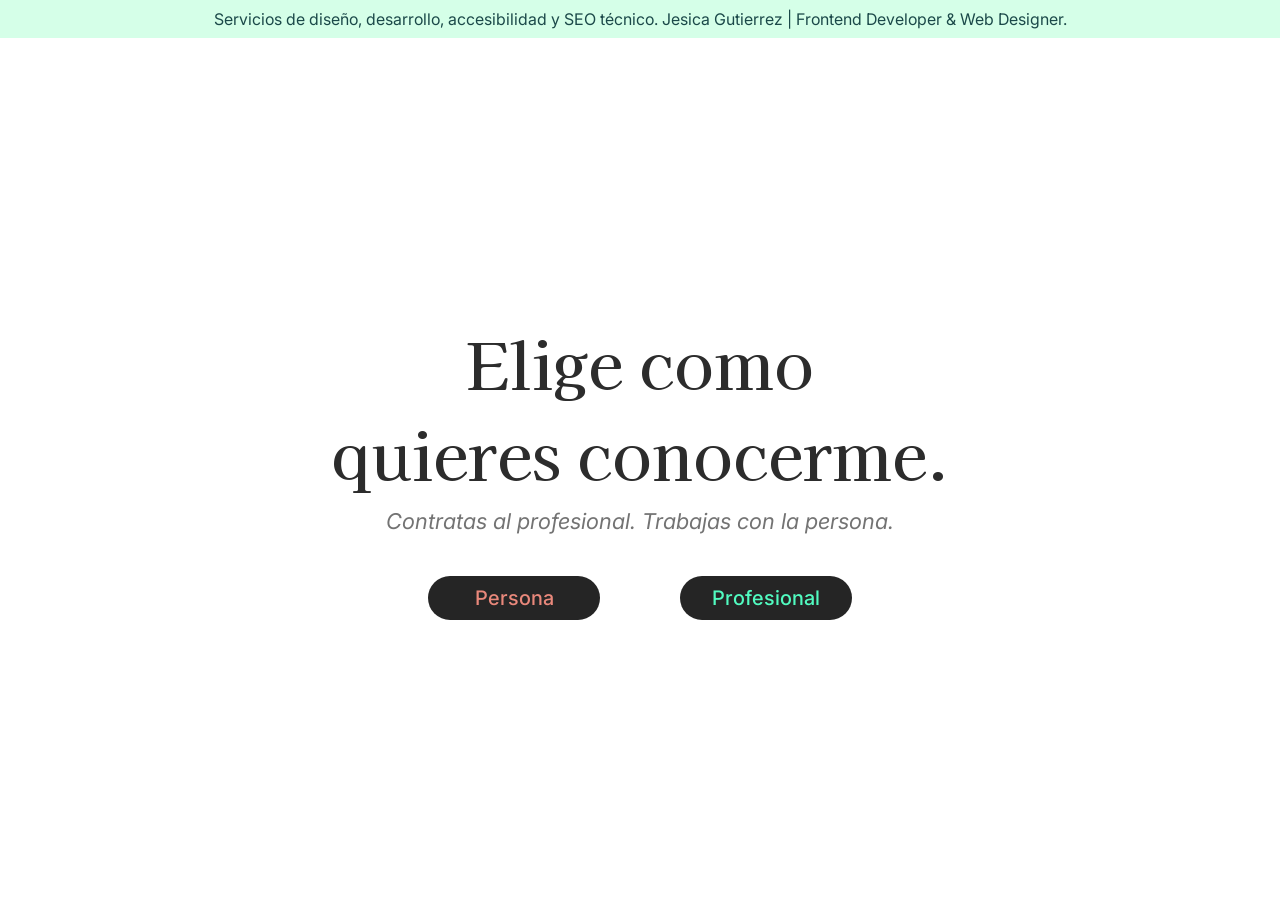
<file: index.html>
<!DOCTYPE html>
<html lang="es">
<head>
  <meta charset="UTF-8">
  <meta name="viewport" content="width=device-width, initial-scale=1.0">

  <!-- SEO -->
  <title>Jesica Gutierrez | Frontend Developer & Web Designer</title>
  <meta name="description" content="¿Necesitás una web para tu negocio? Diseño y desarrollo sitios web profesionales y tiendas online, con foco en accesibilidad, rendimiento, SEO técnico y al precio más bajo de Argentina.">
  <meta name="author" content="Jesica Gutierrez">
  <meta name="robots" content="index, follow">
  <link rel="canonical" href="https://gutierrezjesica.github.io/">

  <!-- Google Search Console -->
  <meta name="google-site-verification" content="iSIWjrGhRya0UPts00_74Icz-R7XB4djIBOik0MOSI4">

  <!-- Favicon -->
  <link rel="icon" type="image/png" href="/Favicon.png">
  <link rel="apple-touch-icon" href="/Favicon.png">

  <!-- Open Graph -->
  <meta property="og:type" content="website">
  <meta property="og:url" content="https://gutierrezjesica.github.io/">
  <meta property="og:site_name" content="Jesica Gutierrez | Frontend Developer & Web Designer">
  <meta property="og:title" content="Diseño y Desarrollo Web para tu Negocio | Jesica Gutierrez">
  <meta property="og:description" content="¿Necesitás una web para tu negocio? Diseño y desarrollo sitios web profesionales y tiendas online, con foco en accesibilidad, rendimiento y SEO técnico.">
  <meta property="og:image" content="https://gutierrezjesica.github.io/og-image.jpg">
  <meta property="og:image:alt" content="Jesica Gutierrez, frontend developer & Web designer. Servicios de diseño, desarrollo, accesibilidad y SEO técnico.">
  <meta property="og:image:width" content="1200">
  <meta property="og:image:height" content="630">
  <meta property="og:locale" content="es_AR">

  <!-- Twitter / X -->
  <meta name="twitter:card" content="summary_large_image">
  <meta name="twitter:title" content="Jesica Gutierrez | Frontend Developer & Web Designer">
  <meta name="twitter:description" content="Diseño y desarrollo webs para emprendedores, pymes y empresas. Sitios profesionales, tiendas online, teniendo en cuenta la accesibilidad y el SEO técnico para impulsar tu negocio.">
  <meta name="twitter:image" content="https://gutierrezjesica.github.io/og-image.jpg">

  <!-- Structured Data -->
  <script type="application/ld+json">
  {
    "@context": "https://schema.org",
    "@type": "Person",
    "name": "Jesica Gutierrez",
    "url": "https://gutierrezjesica.github.io/",
    "jobTitle": "Frontend Developer & Web Designer",
    "sameAs": [
      "https://www.linkedin.com/in/gutierrezjesica",
      "https://www.behance.net/gutierrezjesica",
      "https://github.com/GutierrezJesica"
    ]
  }
  </script>

  <!-- Fonts -->
  <link rel="preconnect" href="https://fonts.googleapis.com">
  <link rel="preconnect" href="https://fonts.gstatic.com" crossorigin>
  <link href="https://fonts.googleapis.com/css2?family=Kaisei+Opti:wght@500&display=swap" rel="stylesheet">

  <!-- Styles -->
  <link rel="stylesheet" href="style.css">

  <!-- Analytics -->
  <script data-goatcounter="https://gutierrezjesica.goatcounter.com/count" async src="//gc.zgo.at/count.js"></script>
</head>

<body>
  <h1 class="inicio-banner">Servicios de diseño, desarrollo, accesibilidad y SEO técnico. Jesica Gutierrez | Frontend Developer &amp; Web Designer. </h1>
  <main class="inicio-pagina">
    <section class="inicio" aria-labelledby="titulo-inicio">
      <h2 id="titulo-inicio">Elige como<br>quieres conocerme.</h2>
      <p>Contratas al profesional. Trabajas con la persona.</p>
      <nav class="acciones" aria-label="Opciones de navegacion">
        <a class="boton boton-persona" href="persona/">Persona</a>
        <a class="boton boton-profesional" href="profesional/">Profesional</a>
      </nav>
    </section>
  </main>
</body>
</html>
</file>
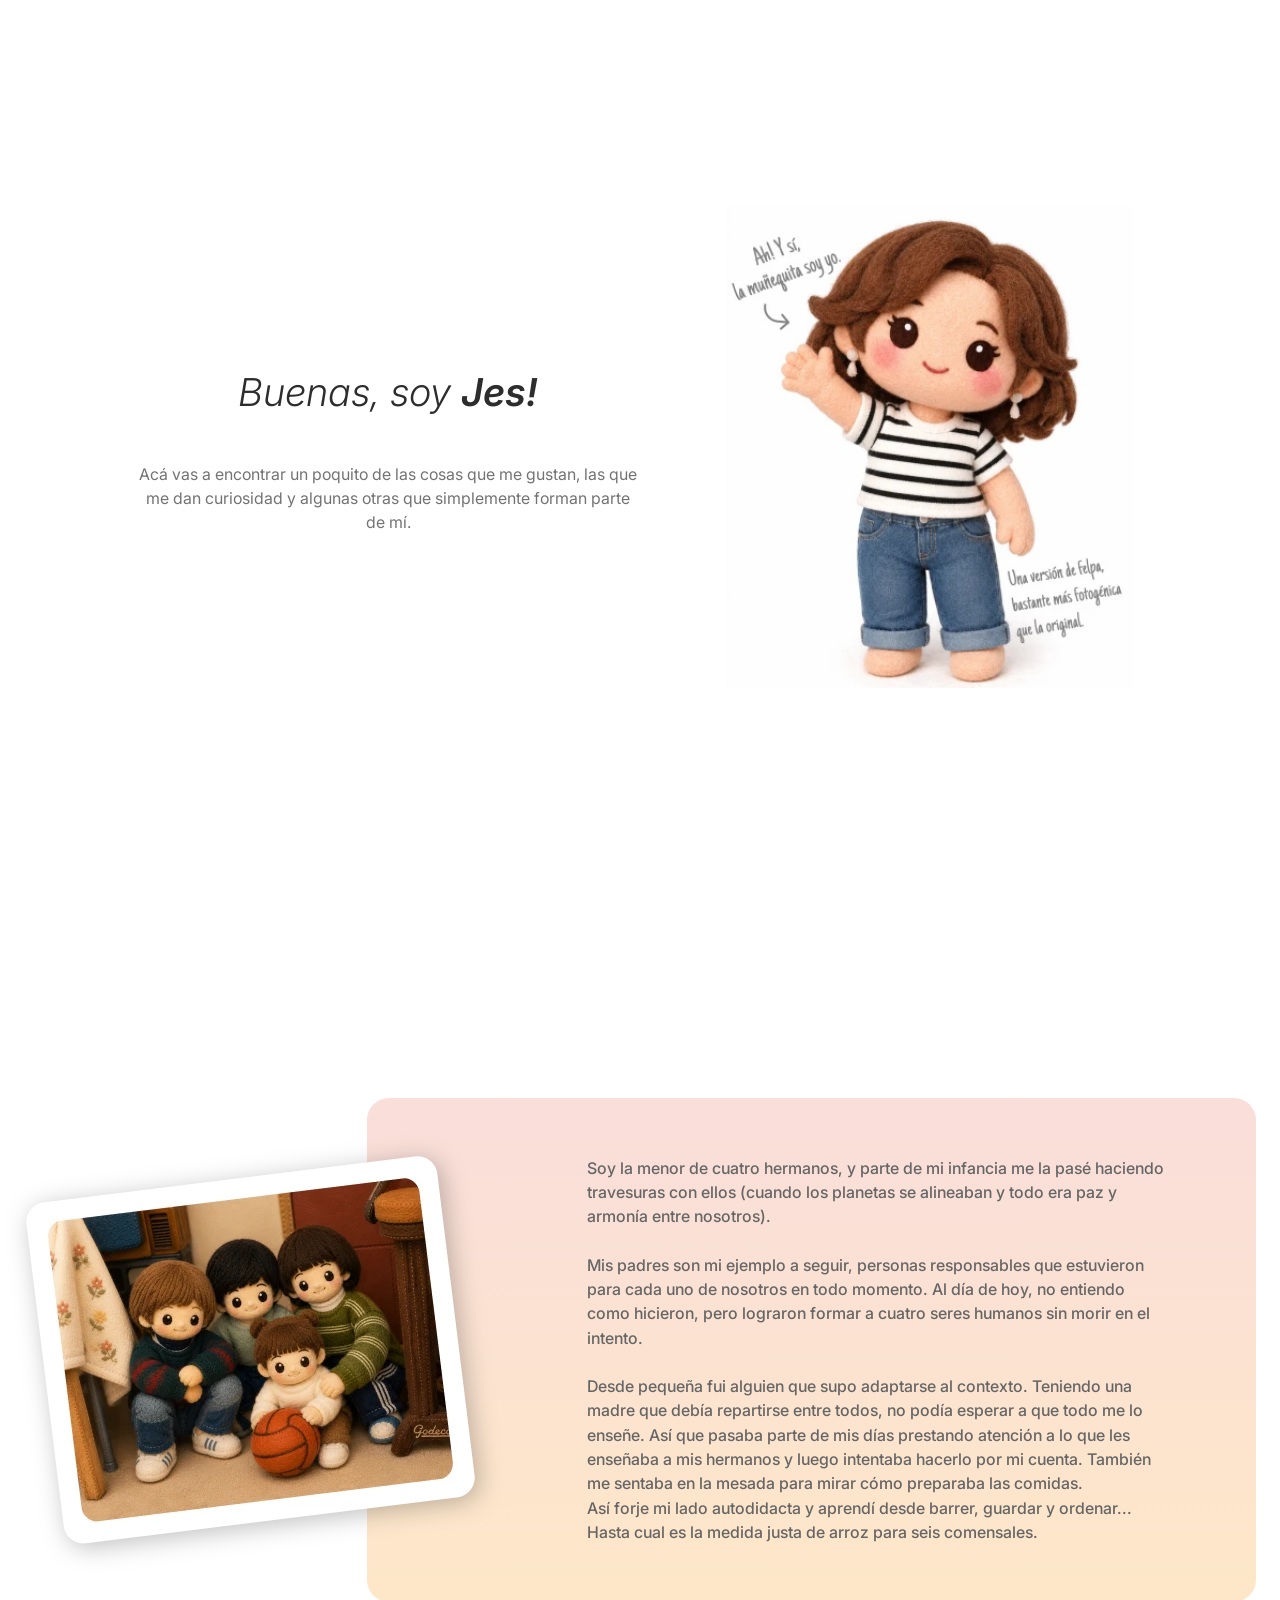
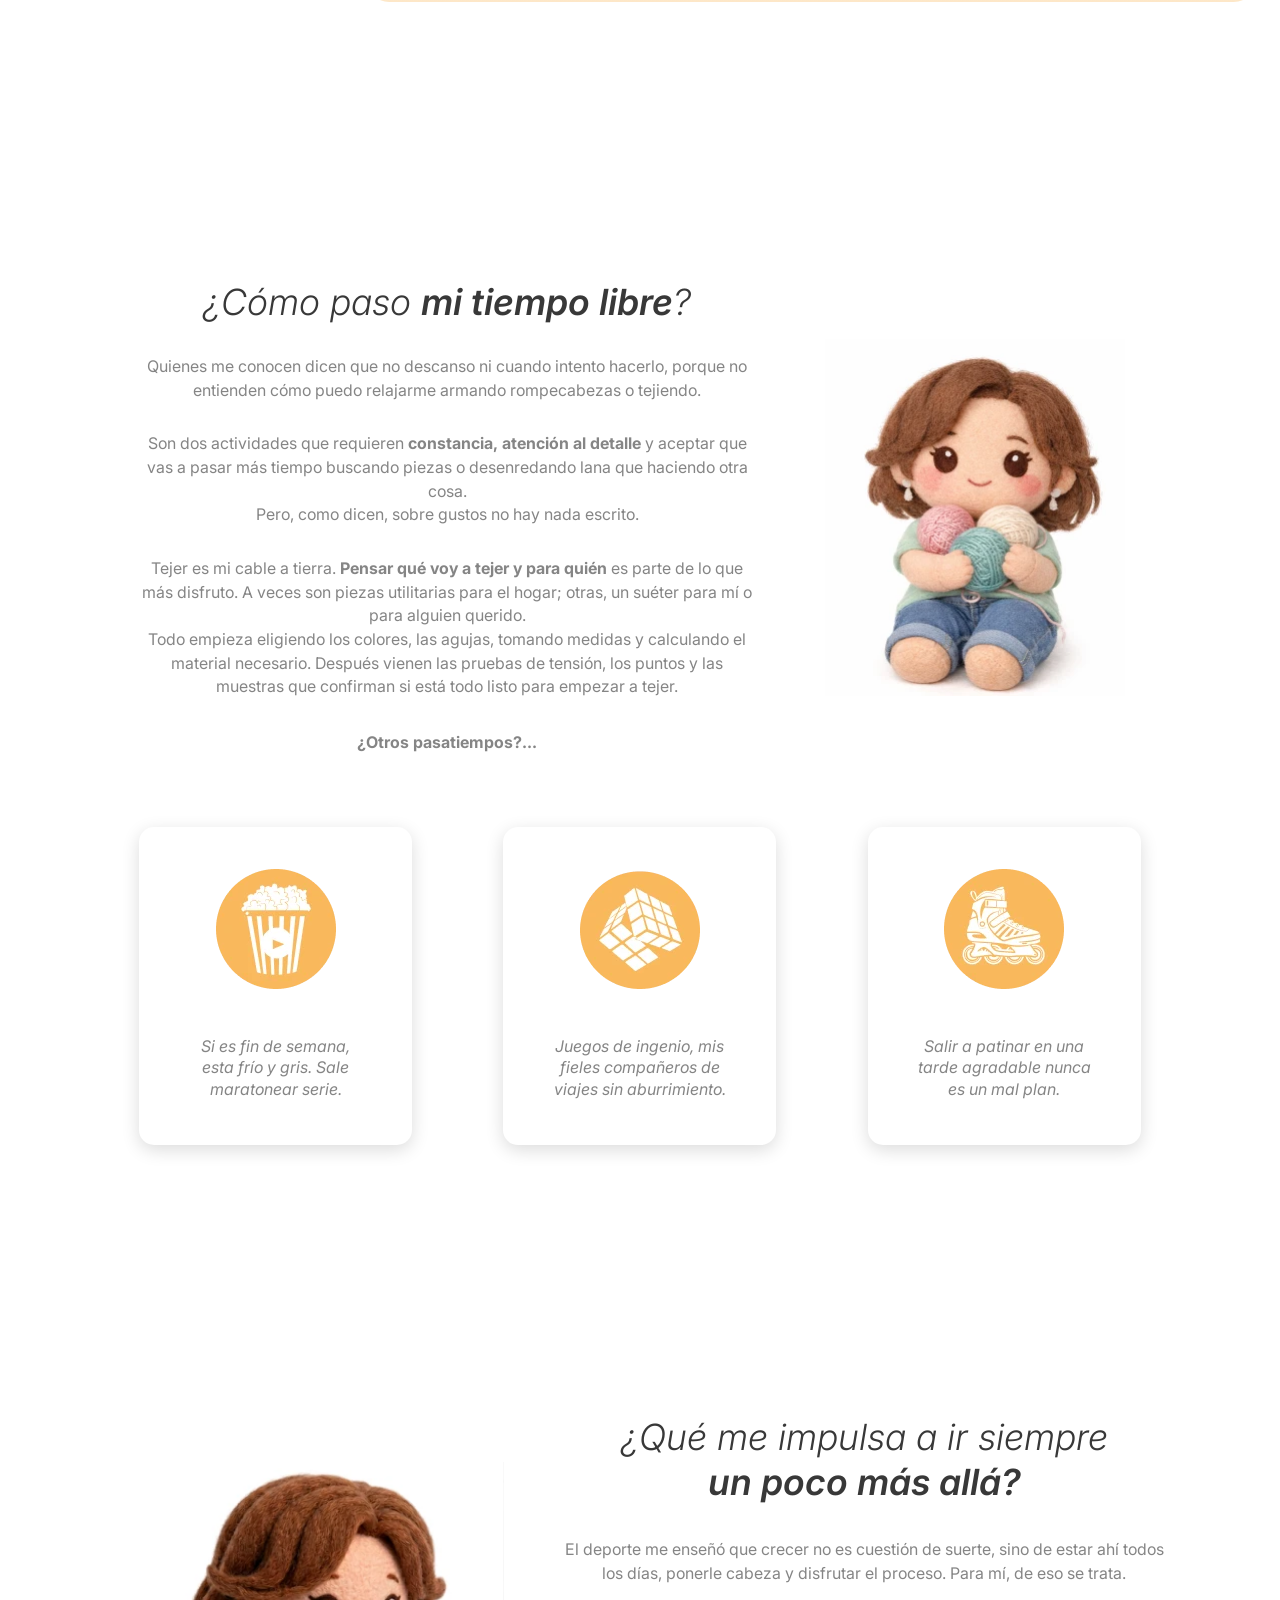
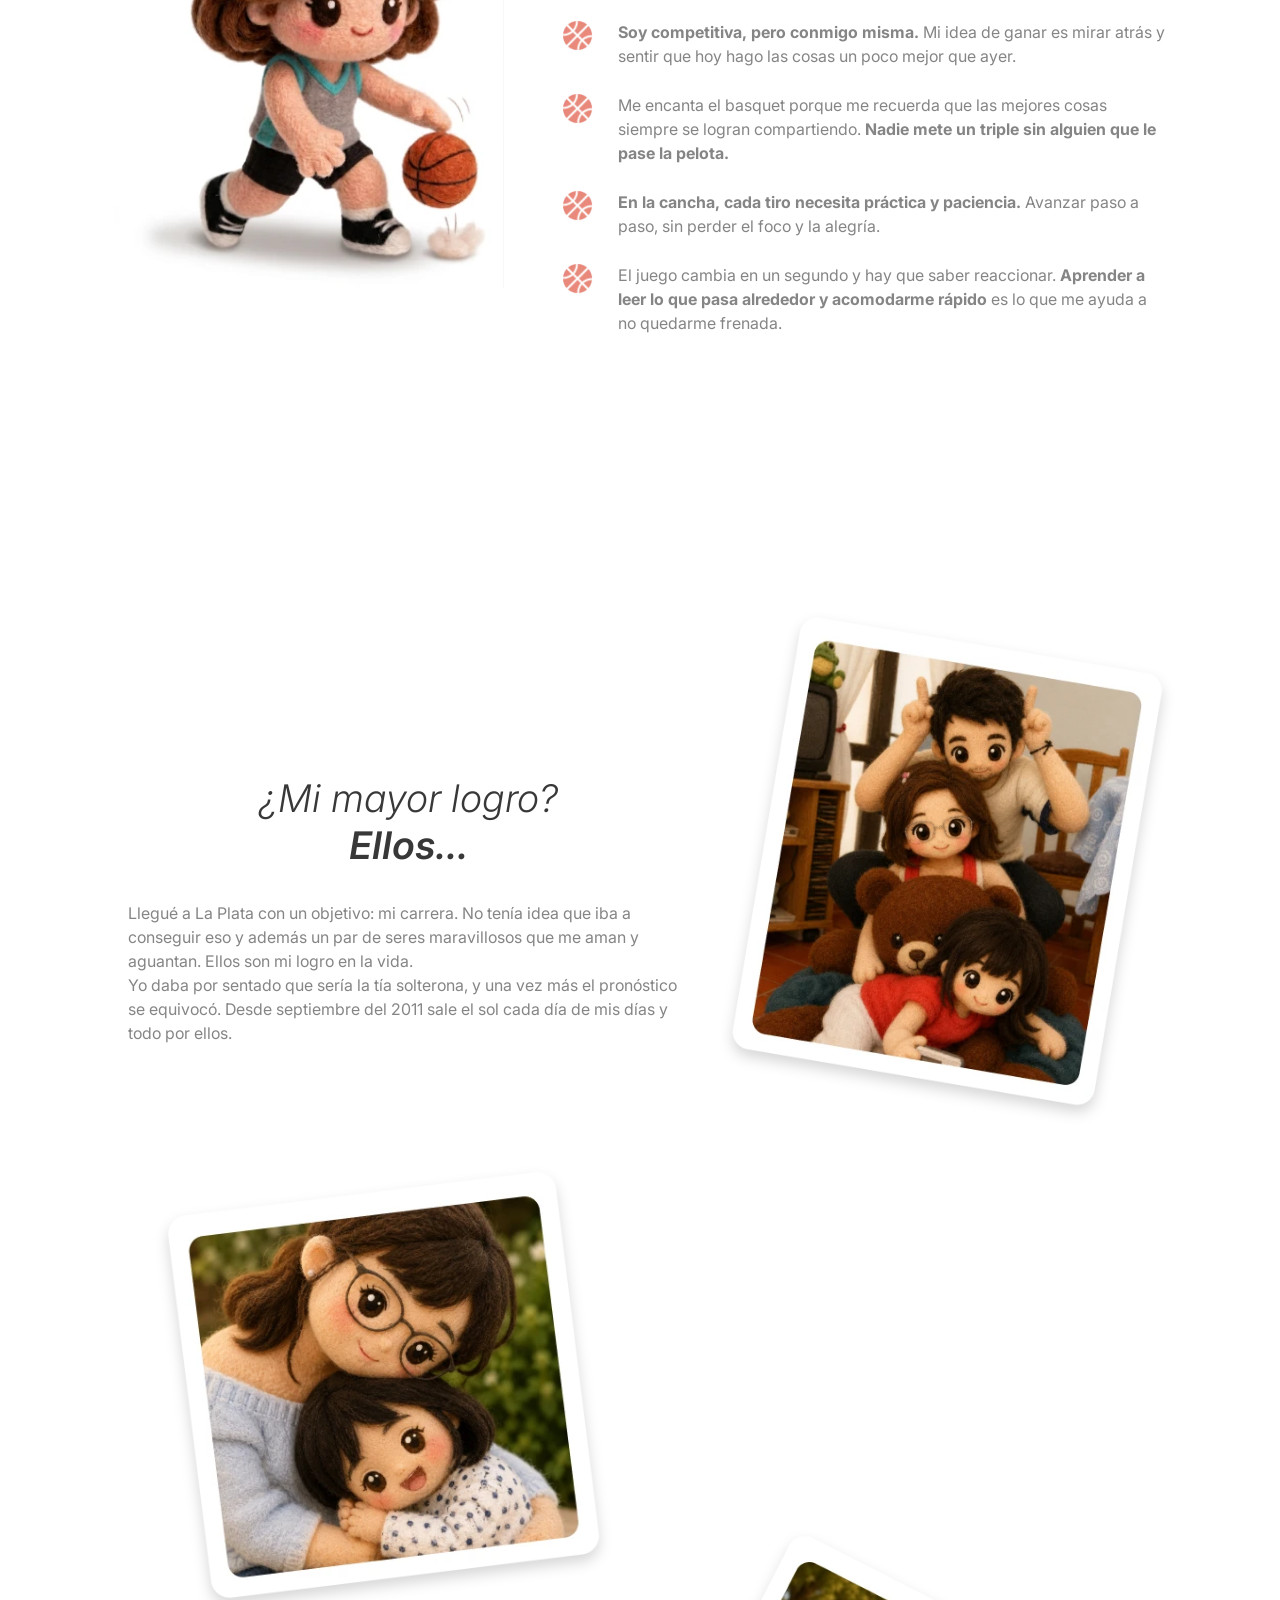
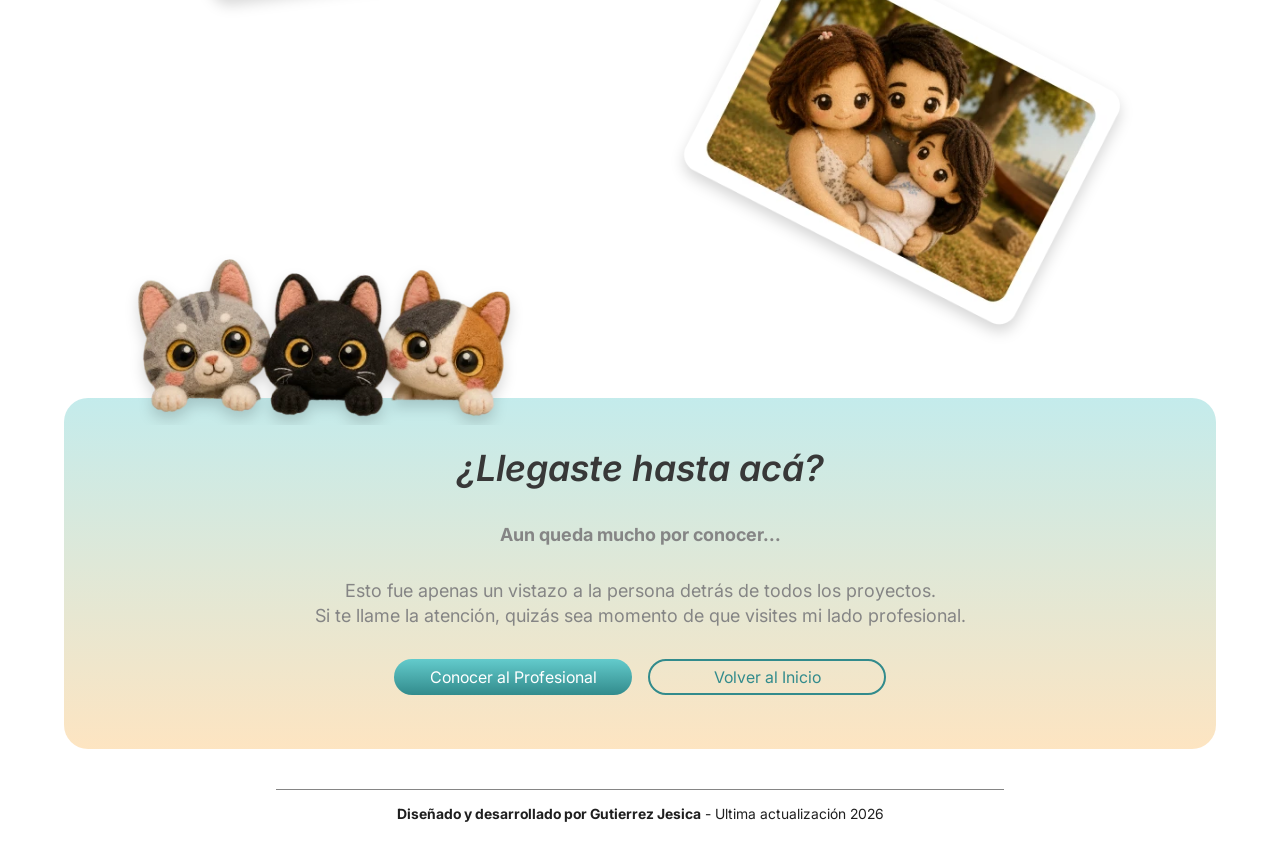
<file: persona/index.html>
<!DOCTYPE html>
<html lang="es">
<head>
  <!-- Favicon -->
  <link rel="icon" type="image/png" href="/Favicon.png">
  <link rel="apple-touch-icon" href="/Favicon.png">

  <meta charset="UTF-8">
  <meta name="viewport" content="width=device-width, initial-scale=1.0">
  <base href="../">
  <title>Persona | Jesica</title>
  <link rel="stylesheet" href="style.css">
  <script data-goatcounter="https://gutierrezjesica.goatcounter.com/count" async src="//gc.zgo.at/count.js"></script>
</head>
<body>
  <main class="persona">
    <section class="persona-hero" aria-labelledby="persona-hero-title">
      <div class="persona-hero__content">
        <h1 id="persona-hero-title" class="persona-hero__title">Buenas, soy <strong>Jes!</strong></h1>
        <p class="persona-hero__intro">
          Acá vas a encontrar un poquito de las cosas que me gustan, las que me
          dan curiosidad y algunas otras que simplemente forman parte de mí.
        </p>
      </div>

      <div class="persona-hero__media">
        <img
          src="View/jes-01.webp"
          alt="Muñequita de felpa saludando, con remera rayada y jean"
          width="413"
          height="486"
        >
      </div>
    </section>

    <section class="persona-family" aria-label="Infancia y familia">
      <div class="persona-family__image">
        <img
          src="View/jes-02.webp"
          alt="Cuatro muñequitos de felpa sentados juntos, uno con una pelota de basquet"
          width="453"
          height="390"
        >
      </div>

      <div class="persona-family__panel">
        <p>
          Soy la menor de cuatro hermanos, y parte de mi infancia me la pasé haciendo
          travesuras con ellos (cuando los planetas se alineaban y todo era paz y
          armonía entre nosotros).
        </p>
        <p>
          Mis padres son mi ejemplo a seguir, personas responsables que estuvieron para
          cada uno de nosotros en todo momento. Al día de hoy, no entiendo como
          hicieron, pero lograron formar a cuatro seres humanos sin morir en el intento.
        </p>
        <p>
          Desde pequeña fui alguien que supo adaptarse al contexto. Teniendo una madre
          que debía repartirse entre todos, no podía esperar a que todo me lo enseñe. Así
          que pasaba parte de mis días prestando atención a lo que les enseñaba a mis
          hermanos y luego intentaba hacerlo por mi cuenta. También me sentaba en la
          mesada para mirar cómo preparaba las comidas.<br>
          Así forje mi lado autodidacta y aprendí desde barrer, guardar y ordenar...<br>
          Hasta cual es la medida justa de arroz para seis comensales.
        </p>
      </div>
    </section>

    <section class="persona-hobbies" aria-labelledby="persona-hobbies-title">
      <div class="persona-hobbies__content">
        <h2 id="persona-hobbies-title" class="persona-hobbies__title">¿Cómo paso <strong>mi tiempo libre</strong>?</h2>
        <p>
          Quienes me conocen dicen que no descanso ni cuando intento hacerlo, porque
          no entienden cómo puedo relajarme armando rompecabezas o tejiendo.
        </p>
        <p>
          Son dos actividades que requieren <strong>constancia, atención al detalle</strong> y aceptar que
          vas a pasar más tiempo buscando piezas o desenredando lana que haciendo
          otra cosa.<br>
          Pero, como dicen, sobre gustos no hay nada escrito.
        </p>
        <p>
          Tejer es mi cable a tierra. <strong>Pensar qué voy a tejer y para quién</strong> es parte de lo que
          más disfruto. A veces son piezas utilitarias para el hogar; otras, un suéter para mí
          o para alguien querido.<br>
          Todo empieza eligiendo los colores, las agujas, tomando medidas y calculando el
          material necesario. Después vienen las pruebas de tensión, los puntos y las
          muestras que confirman si está todo listo para empezar a tejer.
        </p>
        <p class="persona-hobbies__prompt"><strong>¿Otros pasatiempos?...</strong></p>
      </div>

      <div class="persona-hobbies__media">
        <img
          src="View/jes-03.webp"
          alt="Muñequita de felpa sentada, sosteniendo ovillos de lana"
          width="300"
          height="350"
        >
      </div>

      <div class="persona-hobbies__cards" aria-label="Otros pasatiempos">
        <article class="persona-hobby-card">
          <img src="View/movie.webp" alt="Ícono de pochoclos" width="120" height="120">
          <p>Si es fin de semana,<br>esta frío y gris. Sale<br>maratonear serie.</p>
        </article>
        <article class="persona-hobby-card">
          <img src="View/rubik.webp" alt="Ícono de cubo de Rubik" width="120" height="120">
          <p>Juegos de ingenio, mis<br>fieles compañeros de<br>viajes sin aburrimiento.</p>
        </article>
        <article class="persona-hobby-card">
          <img src="View/roller.webp" alt="Ícono de patines" width="120" height="120">
          <p>Salir a patinar en una<br>tarde agradable nunca<br>es un mal plan.</p>
        </article>
      </div>
    </section>

    <section class="persona-sport" aria-labelledby="persona-sport-title">
      <div class="persona-sport__media">
        <img
          src="View/jes-04.webp"
          alt="Muñequita de felpa jugando al básquet con una pelota"
          width="500"
          height="500"
        >
      </div>

      <div class="persona-sport__content">
        <h2 id="persona-sport-title" class="persona-sport__title">¿Qué me impulsa a ir siempre<br><strong>un poco más allá?</strong></h2>
        <p class="persona-sport__intro">
          El deporte me enseñó que crecer no es cuestión de suerte, sino de estar ahí todos los días,
          ponerle cabeza y disfrutar el proceso. Para mí, de eso se trata.
        </p>

        <ul class="persona-sport__list">
          <li>
            <img class="persona-sport__icon" src="View/IC-persona.webp" alt="" width="31" height="31">
            <p><strong>Soy competitiva, pero conmigo misma.</strong> Mi idea de ganar es mirar atrás y sentir que hoy
            hago las cosas un poco mejor que ayer.</p>
          </li>
          <li>
            <img class="persona-sport__icon" src="View/IC-persona.webp" alt="" width="31" height="31">
            <p>Me encanta el basquet porque me recuerda que las mejores cosas siempre se logran
            compartiendo. <strong>Nadie mete un triple sin alguien que le pase la pelota.</strong></p>
          </li>
          <li>
            <img class="persona-sport__icon" src="View/IC-persona.webp" alt="" width="31" height="31">
            <p><strong>En la cancha, cada tiro necesita práctica y paciencia.</strong> Avanzar paso a paso, sin perder
            el foco y la alegría.</p>
          </li>
          <li>
            <img class="persona-sport__icon" src="View/IC-persona.webp" alt="" width="31" height="31">
            <p>El juego cambia en un segundo y hay que saber reaccionar. <strong>Aprender a leer lo que pasa
            alrededor y acomodarme rápido</strong> es lo que me ayuda a no quedarme frenada.</p>
          </li>
        </ul>
      </div>
    </section>

    <section class="persona-achievement" aria-labelledby="persona-achievement-title">
      <picture class="persona-achievement__background">
        <source media="(max-width: 640px)" srcset="View/BG-persona-mobile.webp">
        <img src="View/BG-persona.webp" alt="" aria-hidden="true">
      </picture>

      <div class="persona-achievement__content">
        <h2 id="persona-achievement-title" class="persona-achievement__title">¿Mi mayor logro?<br><strong>Ellos...</strong></h2>
        <p>
          Llegué a La Plata con un objetivo: mi carrera. No tenía idea que iba a conseguir eso y además un par de seres maravillosos que me aman y aguantan. Ellos son mi logro en la vida.<br>
          Yo daba por sentado que sería la tía solterona, y una vez más el pronóstico se equivocó. Desde septiembre del 2011 sale el sol cada día de mis días y todo por ellos.
        </p>
      </div>

      <div class="persona-achievement__photos" aria-label="Fotos de mi familia">
        <img class="persona-achievement__photo persona-achievement__photo--family" src="View/jes-05.webp" alt="Familia de muñequitos de felpa reunida en una casa" width="480" height="500">
        <img class="persona-achievement__photo persona-achievement__photo--mother" src="View/jes-06.webp" alt="Muñequita de felpa abrazando a una niña" width="480" height="480">
        <img class="persona-achievement__photo persona-achievement__photo--parents" src="View/jes-07.webp" alt="Familia de muñequitos de felpa sentada al aire libre" width="500" height="420">
      </div>

      <img class="persona-achievement__cats" src="View/jes-08.webp" alt="Tres gatos de felpa juntos" width="440" height="190">
    </section>

    <section class="persona-ending" aria-labelledby="persona-ending-title">
      <h2 id="persona-ending-title" class="persona-ending__title">¿Llegaste hasta acá?</h2>
      <p class="persona-ending__subtitle"><strong>Aun queda mucho por conocer...</strong></p>
      <p class="persona-ending__text">
        Esto fue apenas un vistazo a la persona detrás de todos los proyectos.<br>
        Si te llame la atención, quizás sea momento de que visites mi lado profesional.
      </p>
      <div class="persona-ending__actions">
        <a class="persona-ending__link" href="profesional/">Conocer al Profesional</a>
        <a class="persona-ending__link persona-ending__link--home" href="https://gutierrezjesica.github.io/">Volver al Inicio</a>
      </div>
    </section>

    <footer class="persona-footer">
      <p><strong>Diseñado y desarrollado por Gutierrez Jesica</strong><span class="footer-update"> - Ultima actualización 2026</span></p>
    </footer>
  </main>
</body>
</html>
</file>
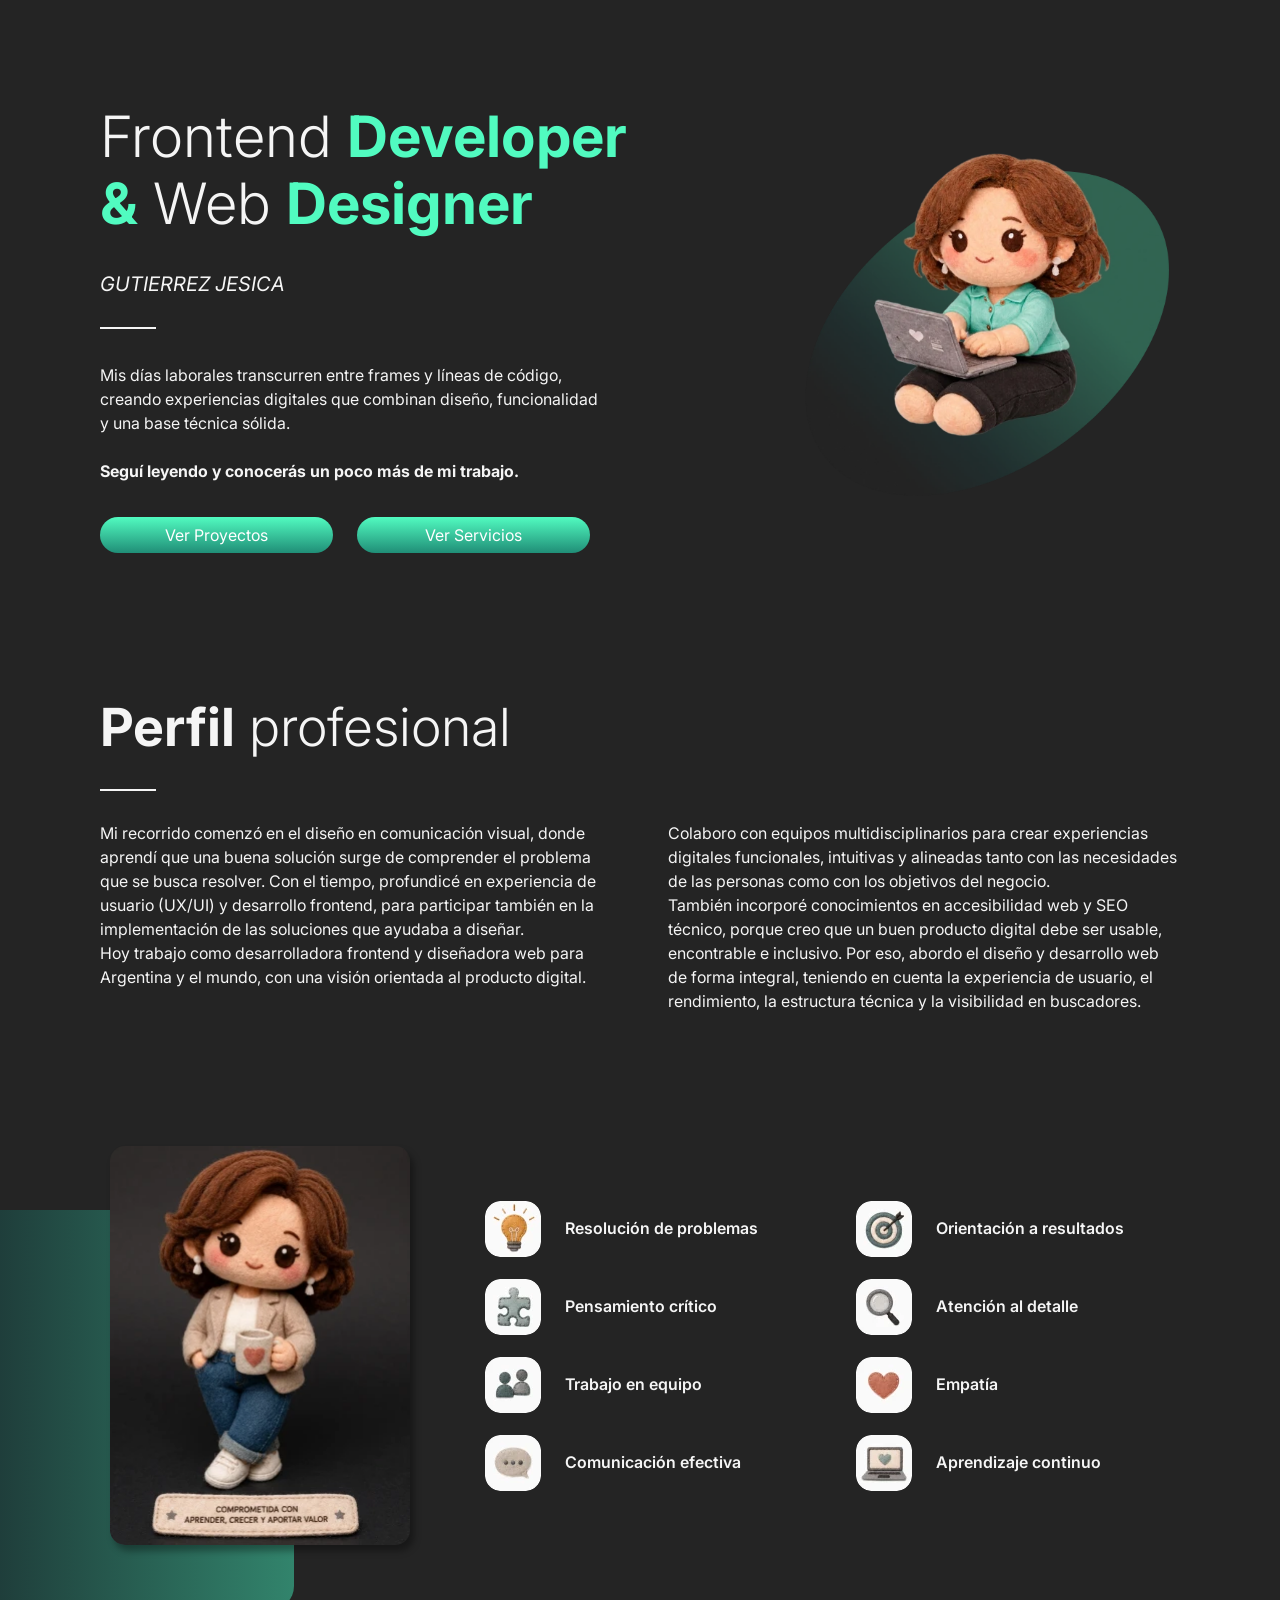
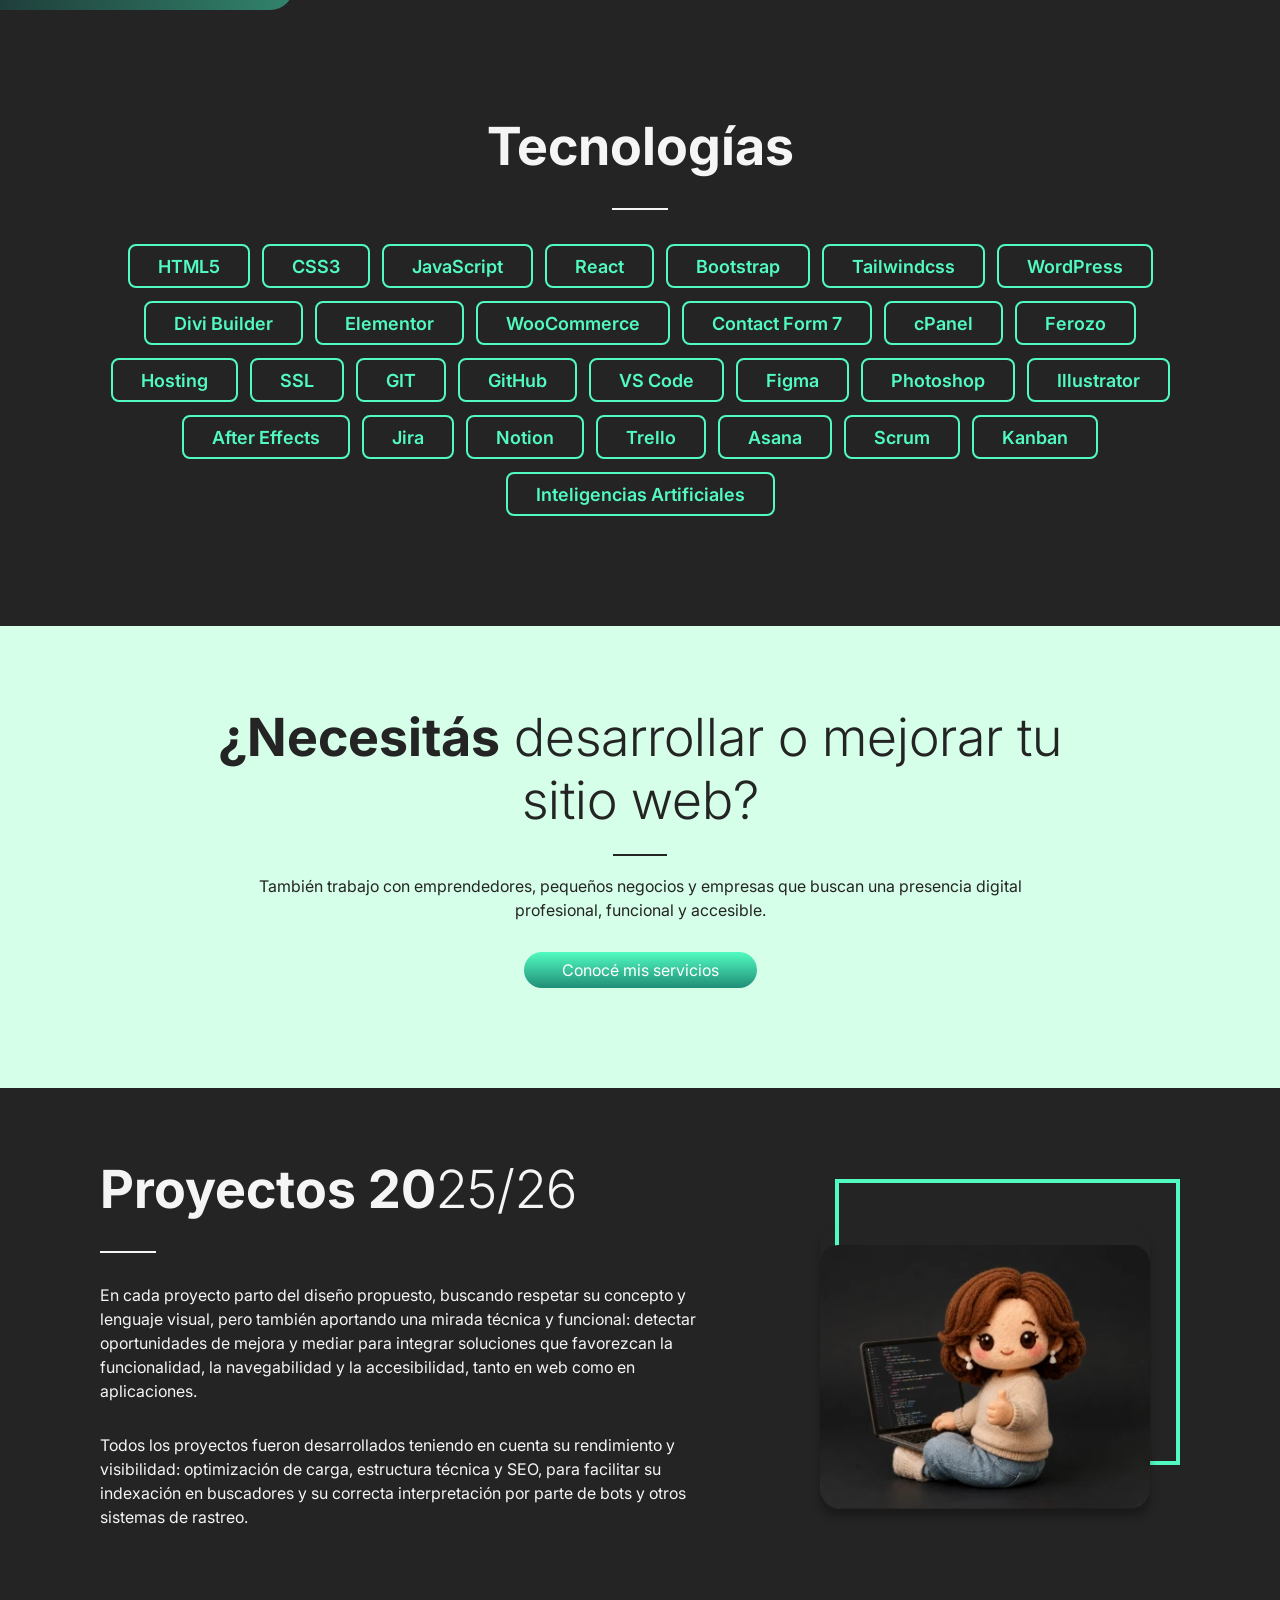
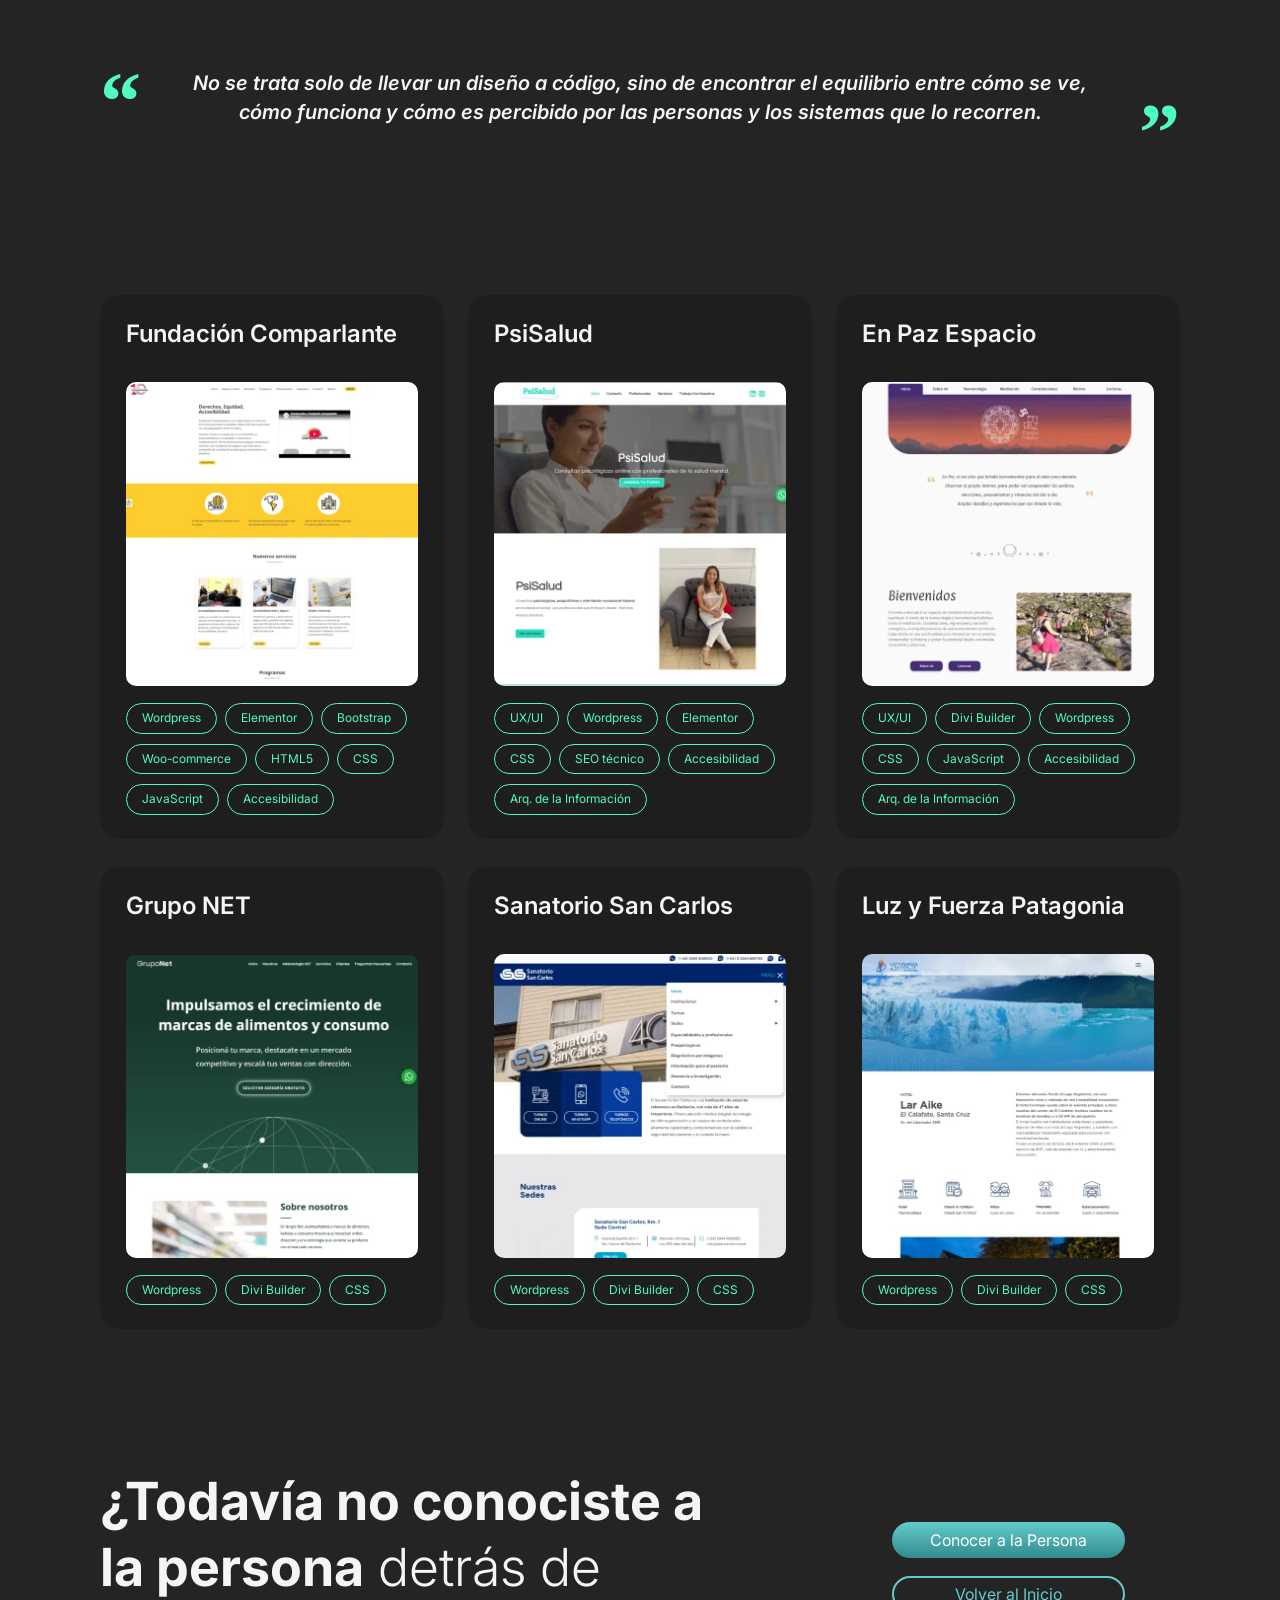
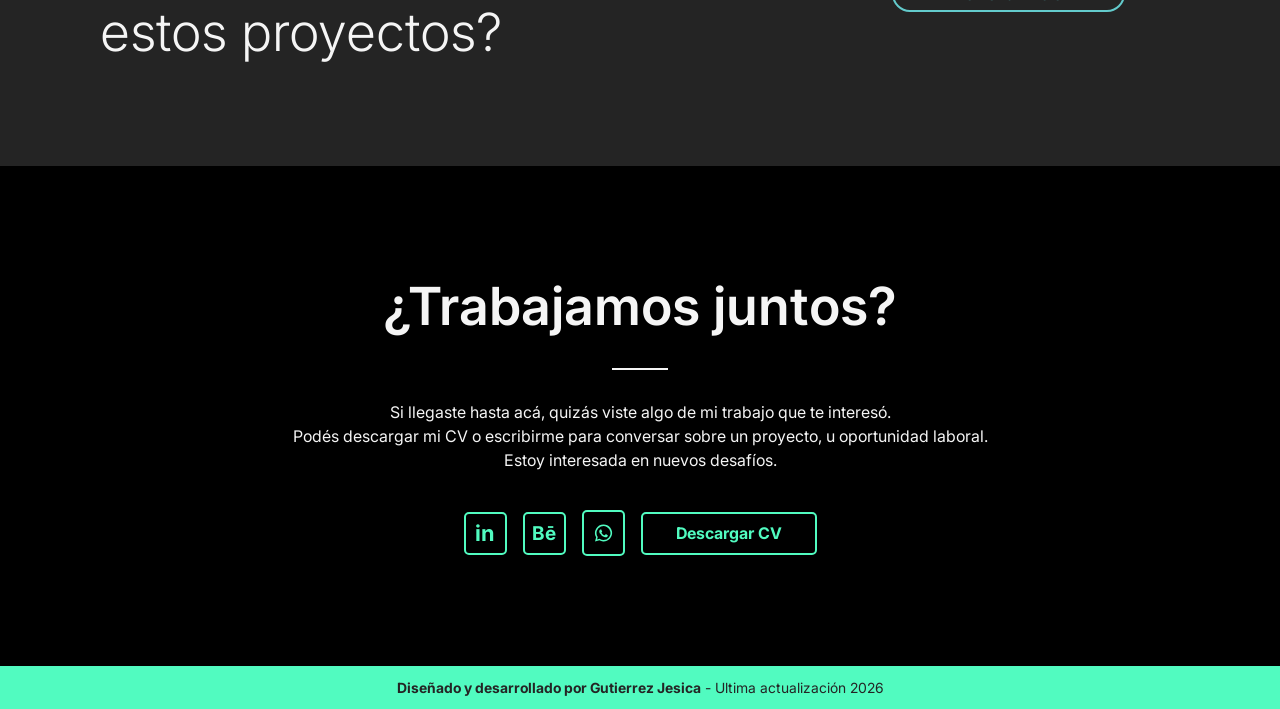
<file: profesional/index.html>
<!DOCTYPE html>
<html lang="es">
<head>
	<!-- Favicon -->
	<link rel="icon" type="image/png" href="/Favicon.png">
	<link rel="apple-touch-icon" href="/Favicon.png">

	<meta charset="UTF-8">
	<meta name="viewport" content="width=device-width, initial-scale=1.0">
	<base href="../">
	<title>Jesica Gutierrez | Frontend Developer & Web Designer</title>
	<link rel="stylesheet" href="style.css">

	<script type="application/ld+json">
{
  "@context": "https://schema.org",
  "@type": "ProfilePage",
  "mainEntity": {
    "@type": "Person",
    "name": "Jesica Gutierrez",
    "url": "https://gutierrezjesica.github.io/",
    "jobTitle": "Frontend Developer & Web Designer",
    "description": "Frontend Developer & Web Designer de Argentina especializada en desarrollo frontend, UX/UI, accesibilidad y SEO técnico.",
    "sameAs": [
      "https://www.linkedin.com/in/gutierrezjesica",
      "https://www.behance.net/gutierrezica",
      "https://github.com/GutierrezJesica"
    ]
	}
}
</script>

	<script data-goatcounter="https://gutierrezjesica.goatcounter.com/count" async src="//gc.zgo.at/count.js"></script>
</head>
<body class="profesional-page">
	<main class="profesional">
		<section class="profesional-hero" aria-labelledby="profesional-hero-title">
			<div class="profesional-hero__content">
				<h1 id="profesional-hero-title" class="profesional-hero__title">
					<span>Frontend <strong>Developer</strong></span>
					<span><strong>&amp;</strong> Web <strong>Designer</strong></span>
				</h1>
				<p class="profesional-hero__name">GUTIERREZ JESICA</p>
				<div class="profesional-hero__rule" aria-hidden="true"></div>
				<p class="profesional-hero__intro">
					Mis días laborales transcurren entre frames y líneas de código, creando
					experiencias digitales que combinan diseño, funcionalidad y una base
					técnica sólida.
				</p>
				<p class="profesional-hero__prompt"><strong>Seguí leyendo y conocerás un poco más de mi trabajo.</strong></p>
				<div class="profesional-hero__actions">
					<a class="profesional-hero__link" href="../profesional/#proyectos">Ver Proyectos</a>
					<a class="profesional-hero__link" href="servicios/">Ver Servicios</a>
				</div>
			</div>

			<div class="profesional-hero__media">
				<img src="View/jes-09.webp" alt="Muñequita de felpa trabajando con una notebook" width="384" height="486">
			</div>
		</section>

		<section id="perfil" class="profesional-profile" aria-labelledby="profesional-profile-title">
			<h2 id="profesional-profile-title" class="profesional-profile__title"><strong>Perfil</strong> profesional</h2>
			<div class="profesional-profile__rule" aria-hidden="true"></div>
			<div class="profesional-profile__columns">
				<p>
					Mi recorrido comenzó en el diseño en comunicación visual, donde aprendí que una buena solución surge de comprender el problema que se busca resolver.
					Con el tiempo, profundicé en experiencia de usuario (UX/UI) y desarrollo frontend, para participar también en la implementación de las soluciones que ayudaba a diseñar.<br>
					Hoy trabajo como desarrolladora frontend y diseñadora web para Argentina y el mundo, con una visión orientada al producto digital.
				</p>
				<p>
					Colaboro con equipos multidisciplinarios para crear experiencias digitales funcionales, intuitivas y alineadas tanto con las necesidades de las personas como con los objetivos del negocio.<br>
					También incorporé conocimientos en accesibilidad web y SEO técnico, porque creo que un buen producto digital debe ser usable, encontrable e inclusivo. Por eso, abordo el diseño y desarrollo web de forma integral, teniendo en cuenta la experiencia de usuario, el rendimiento, la estructura técnica y la visibilidad en buscadores.
				</p>
			</div>
		</section>

		<section id="habilidades" class="profesional-skills" aria-labelledby="profesional-skills-title">
			<div class="profesional-skills__media">
				<div class="profesional-skills__accent" aria-hidden="true"></div>
				<img src="View/jes-10.webp" alt="Muñequita de felpa con una taza de café" width="300" height="480">
			</div>

			<ul class="profesional-skills__list" aria-labelledby="profesional-skills-title">
				<li>
					<img src="View/IC-00.webp" alt="" width="56" height="56">
					<span id="profesional-skills-title">Resolución de problemas</span>
				</li>
				<li>
					<img src="View/IC-04.webp" alt="" width="56" height="56">
					<span>Orientación a resultados</span>
				</li>
				<li>
					<img src="View/IC-01.webp" alt="" width="56" height="56">
					<span>Pensamiento crítico</span>
				</li>
				<li>
					<img src="View/IC-05.webp" alt="" width="56" height="56">
					<span>Atención al detalle</span>
				</li>
				<li>
					<img src="View/IC-02.webp" alt="" width="56" height="56">
					<span>Trabajo en equipo</span>
				</li>
				<li>
					<img src="View/IC-06.webp" alt="" width="56" height="56">
					<span>Empatía</span>
				</li>
				<li>
					<img src="View/IC-03.webp" alt="" width="56" height="56">
					<span>Comunicación efectiva</span>
				</li>
				<li>
					<img src="View/IC-07.webp" alt="" width="56" height="56">
					<span>Aprendizaje continuo</span>
				</li>
			</ul>
		</section>

		<section id="tecnologias" class="profesional-technologies" aria-labelledby="profesional-technologies-title">
			<h2 id="profesional-technologies-title" class="profesional-technologies__title">Tecnologías</h2>
			<div class="profesional-technologies__rule" aria-hidden="true"></div>
			<ul class="profesional-technologies__tags">
				<li>HTML5</li>
				<li>CSS3</li>
				<li>JavaScript</li>
				<li>React</li>
				<li>Bootstrap</li>
				<li>Tailwindcss</li>
				<li>WordPress</li>
				<li>Divi Builder</li>
				<li>Elementor</li>
				<li>WooCommerce</li>
				<li>Contact Form 7</li>
				<li>cPanel</li>
				<li>Ferozo</li>
				<li>Hosting</li>
				<li>SSL</li>
				<li>GIT</li>
				<li>GitHub</li>
				<li>VS Code</li>
				<li>Figma</li>
				<li>Photoshop</li>
				<li>Illustrator</li>
				<li>After Effects</li>
				<li>Jira</li>
				<li>Notion</li>
				<li>Trello</li>
				<li>Asana</li>
				<li>Scrum</li>
				<li>Kanban</li>
				<li>Inteligencias Artificiales</li>
			</ul>
		</section>

		<section class="profesional-pricing" aria-labelledby="profesional-pricing-title">
			<div class="profesional-pricing__header">
				<h2 id="profesional-pricing-title" class="profesional-pricing__title"><strong>¿Necesitás</strong> desarrollar o mejorar tu sitio web?</h2>
				<div class="profesional-pricing__rule" aria-hidden="true"></div>
				<p class="profesional-pricing__intro">También trabajo con emprendedores, pequeños negocios y empresas que buscan una presencia digital profesional, funcional y accesible.</p>
				<a class="profesional-pricing__cta profesional-pricing__services-link" href="servicios/">Conocé mis servicios</a>
			</div>
		</section>

		<section id="proyectos" class="profesional-projects-intro" aria-labelledby="profesional-projects-title">
			<div class="profesional-projects-intro__content">
				<h2 id="profesional-projects-title" class="profesional-projects-intro__title"><strong>Proyectos 20</strong>25/26</h2>
				<div class="profesional-projects-intro__rule" aria-hidden="true"></div>
				<p>
					En cada proyecto parto del diseño propuesto, buscando respetar su concepto y lenguaje visual, pero también aportando una mirada técnica y funcional: detectar oportunidades de mejora y mediar para integrar soluciones que favorezcan la funcionalidad, la navegabilidad y la accesibilidad, tanto en web como en aplicaciones.
				</p>
				<p>
					Todos los proyectos fueron desarrollados teniendo en cuenta su rendimiento y visibilidad: optimización de carga, estructura técnica y SEO, para facilitar su indexación en buscadores y su correcta interpretación por parte de bots y otros sistemas de rastreo.
				</p>
			</div>
			<div class="profesional-projects-intro__media">
				<div class="profesional-projects-intro__frame" aria-hidden="true"></div>
				<img src="View/jes-11.webp" alt="Muñequita de felpa programando frente a una notebook" width="350" height="280">
			</div>
		</section>

		<section class="profesional-quote" aria-label="Filosofía profesional">
			<blockquote>
				<span class="profesional-quote__mark profesional-quote__mark--opening" aria-hidden="true">“</span>
				<p>No se trata solo de llevar un diseño a código, sino de encontrar el equilibrio entre cómo se ve,<br>
				cómo funciona y cómo es percibido por las personas y los sistemas que lo recorren.</p>
				<span class="profesional-quote__mark profesional-quote__mark--closing" aria-hidden="true">”</span>
			</blockquote>
		</section>

		<section class="profesional-projects" aria-label="Proyectos desarrollados">
			<div class="profesional-projects__grid">
				<a class="profesional-project-card" href="https://comparlante.com/" target="_blank" rel="noopener noreferrer">
					<h3>Fundación Comparlante</h3>
					<img src="View/WEB-01.webp" alt="Vista previa del sitio de Fundación Comparlante" width="480" height="500">
					<ul aria-label="Tecnologías del proyecto Fundación Comparlante">
						<li>Wordpress</li><li>Elementor</li><li>Bootstrap</li><li>Woo-commerce</li><li>HTML5</li><li>CSS</li><li>JavaScript</li><li>Accesibilidad</li>
					</ul>
				</a>
				<a class="profesional-project-card" href="https://psisalud.com/" target="_blank" rel="noopener noreferrer">
					<h3>PsiSalud</h3>
					<img src="View/WEB-02.webp" alt="Vista previa del sitio PsiSalud" width="480" height="500">
					<ul aria-label="Tecnologías del proyecto PsiSalud">
						<li>UX/UI</li><li>Wordpress</li><li>Elementor</li><li>CSS</li><li>SEO técnico</li><li>Accesibilidad</li><li>Arq. de la Información</li>
					</ul>
				</a>
				<a class="profesional-project-card" href="https://enpazespacio.com.ar/" target="_blank" rel="noopener noreferrer">
					<h3>En Paz Espacio</h3>
					<img src="View/WEB-03.webp" alt="Vista previa del sitio En Paz Espacio" width="480" height="500">
					<ul aria-label="Tecnologías del proyecto En Paz Espacio">
						<li>UX/UI</li><li>Divi Builder</li><li>Wordpress</li><li>CSS</li><li>JavaScript</li><li>Accesibilidad</li><li>Arq. de la Información</li>
					</ul>
				</a>
				<a class="profesional-project-card" href="https://gruponet.ar/" target="_blank" rel="noopener noreferrer">
					<h3>Grupo NET</h3>
					<img src="View/WEB-04.webp" alt="Vista previa del sitio Grupo NET" width="480" height="500">
					<ul aria-label="Tecnologías del proyecto Grupo NET">
						<li>Wordpress</li><li>Divi Builder</li><li>CSS</li>
					</ul>
				</a>
				<a class="profesional-project-card" href="https://ssancarlos.com.ar/sancarlos/" target="_blank" rel="noopener noreferrer">
					<h3>Sanatorio San Carlos</h3>
					<img src="View/WEB-05.webp" alt="Vista previa del sitio Sanatorio San Carlos" width="480" height="500">
					<ul aria-label="Tecnologías del proyecto Sanatorio San Carlos">
						<li>Wordpress</li><li>Divi Builder</li><li>CSS</li>
					</ul>
				</a>
				<a class="profesional-project-card" href="https://complejoshotelerosluzyfuerzapatagonia.com.ar/" target="_blank" rel="noopener noreferrer">
					<h3>Luz y Fuerza Patagonia</h3>
					<img src="View/WEB-06.webp" alt="Vista previa del sitio Luz y Fuerza Patagonia" width="480" height="500">
					<ul aria-label="Tecnologías del proyecto Luz y Fuerza Patagonia">
						<li>Wordpress</li><li>Divi Builder</li><li>CSS</li>
					</ul>
				</a>
			</div>
		</section>

		<section class="profesional-persona-invite" aria-labelledby="profesional-persona-invite-title">
			<div class="profesional-persona-invite__content">
				<h2 id="profesional-persona-invite-title"><strong>¿Todavía no conociste a la persona</strong> detrás de estos proyectos?</h2>
			</div>
			<div class="profesional-persona-invite__actions">
				<a href="persona/">Conocer a la Persona</a>
				<a class="profesional-persona-invite__link--home" href="https://gutierrezjesica.github.io/">Volver al Inicio</a>
			</div>
		</section>

		<section class="profesional-contact" aria-labelledby="profesional-contact-title">
			<h2 id="profesional-contact-title" class="profesional-contact__title">¿Trabajamos juntos?</h2>
			<div class="profesional-contact__rule" aria-hidden="true"></div>
			<p class="profesional-contact__intro">
				Si llegaste hasta acá, quizás viste algo de mi trabajo que te interesó.<br>
				Podés descargar mi CV o escribirme para conversar sobre un proyecto, u oportunidad laboral.<br>
				Estoy interesada en nuevos desafíos.
			</p>
			<div class="profesional-contact__actions">
				<a class="profesional-contact__social profesional-contact__social--linkedin" href="https://www.linkedin.com/in/gutierrezjesica/" target="_blank" rel="noopener noreferrer" aria-label="LinkedIn de Gutierrez Jesica">in</a>
				<a class="profesional-contact__social profesional-contact__social--behance" href="https://www.behance.net/gutierrezjesica" target="_blank" rel="noopener noreferrer" aria-label="Behance de Gutierrez Jesica">Bē</a>
				<a class="profesional-contact__social profesional-contact__social--whatsapp" href="https://api.whatsapp.com/send?phone=5492215404246&amp;text=Hola!%20Quiero%20consultar%20por%20tus%20servicios%20de%20dise%C3%B1o%20y%20desarrollo" target="_blank" rel="noopener noreferrer" aria-label="Contactar por WhatsApp">
					<svg viewBox="0 0 24 24" aria-hidden="true" focusable="false">
						<path d="M12 2.25a9.72 9.72 0 0 0-8.4 14.62L2.3 21.7l4.98-1.3A9.72 9.72 0 1 0 12 2.25Zm0 17.75a7.98 7.98 0 0 1-4.08-1.12l-.3-.18-2.96.77.8-2.88-.2-.3A7.98 7.98 0 1 1 12 20Zm4.38-5.72c-.24-.12-1.43-.7-1.65-.78-.22-.08-.38-.12-.54.12-.16.24-.62.78-.76.94-.14.16-.28.18-.52.06-.24-.12-1-.37-1.9-1.17-.7-.62-1.18-1.38-1.32-1.62-.14-.24-.02-.37.1-.49.1-.1.24-.28.36-.42.12-.14.16-.24.24-.4.08-.16.04-.3-.02-.42-.06-.12-.54-1.3-.74-1.78-.2-.47-.4-.4-.54-.41h-.46c-.16 0-.42.06-.64.3-.22.24-.84.82-.84 2s.86 2.32.98 2.48c.12.16 1.7 2.6 4.12 3.64.58.25 1.03.4 1.38.51.58.18 1.1.15 1.51.09.46-.07 1.43-.58 1.63-1.14.2-.56.2-1.04.14-1.14-.06-.1-.22-.16-.46-.28Z"/>
					</svg>
				</a>
				<a class="profesional-contact__cv" href="../CV_Frontend_Developer_&_Web_Designer_Jesica_Gutierrez_2026.pdf" download>Descargar CV</a>
			</div>
		</section>

		<footer class="profesional-footer">
			<p><strong>Diseñado y desarrollado por Gutierrez Jesica</strong><span class="footer-update"> - Ultima actualización 2026</span></p>
		</footer>
	</main>

</body>
</html>
</file>
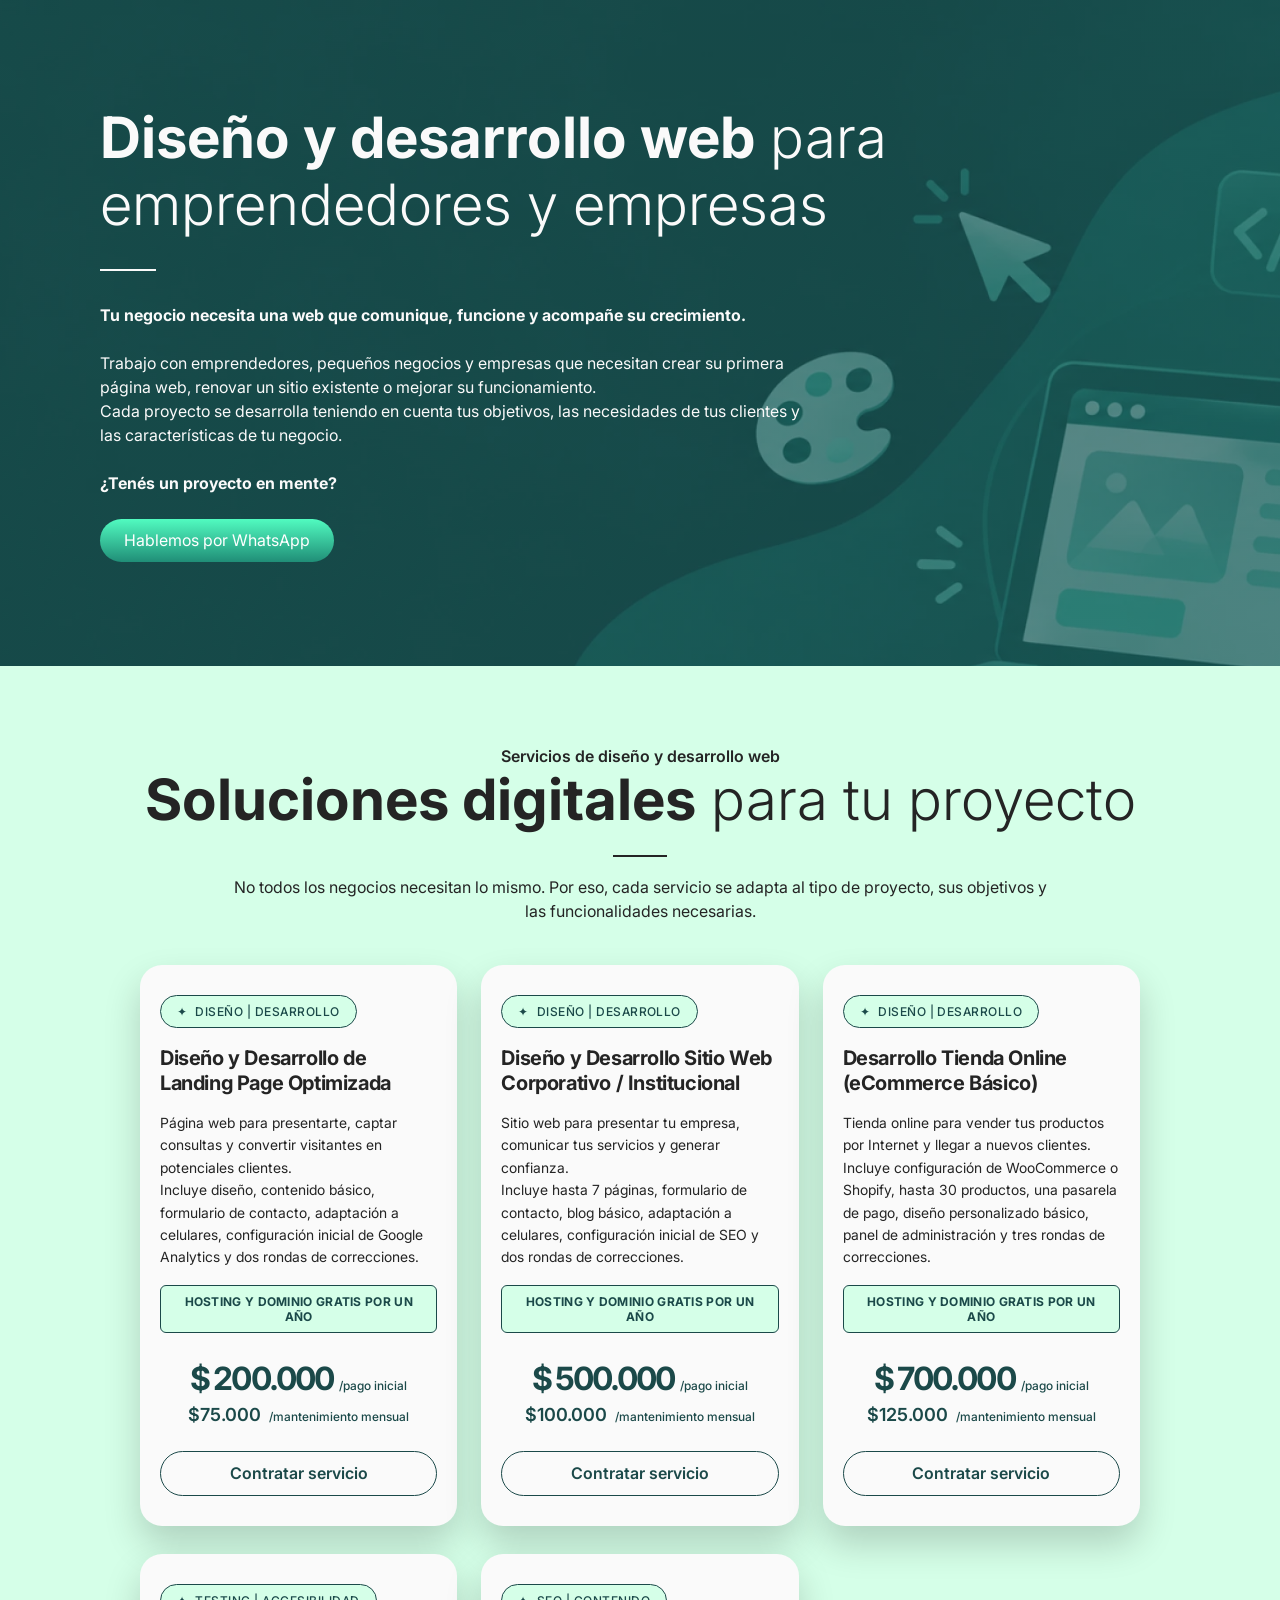
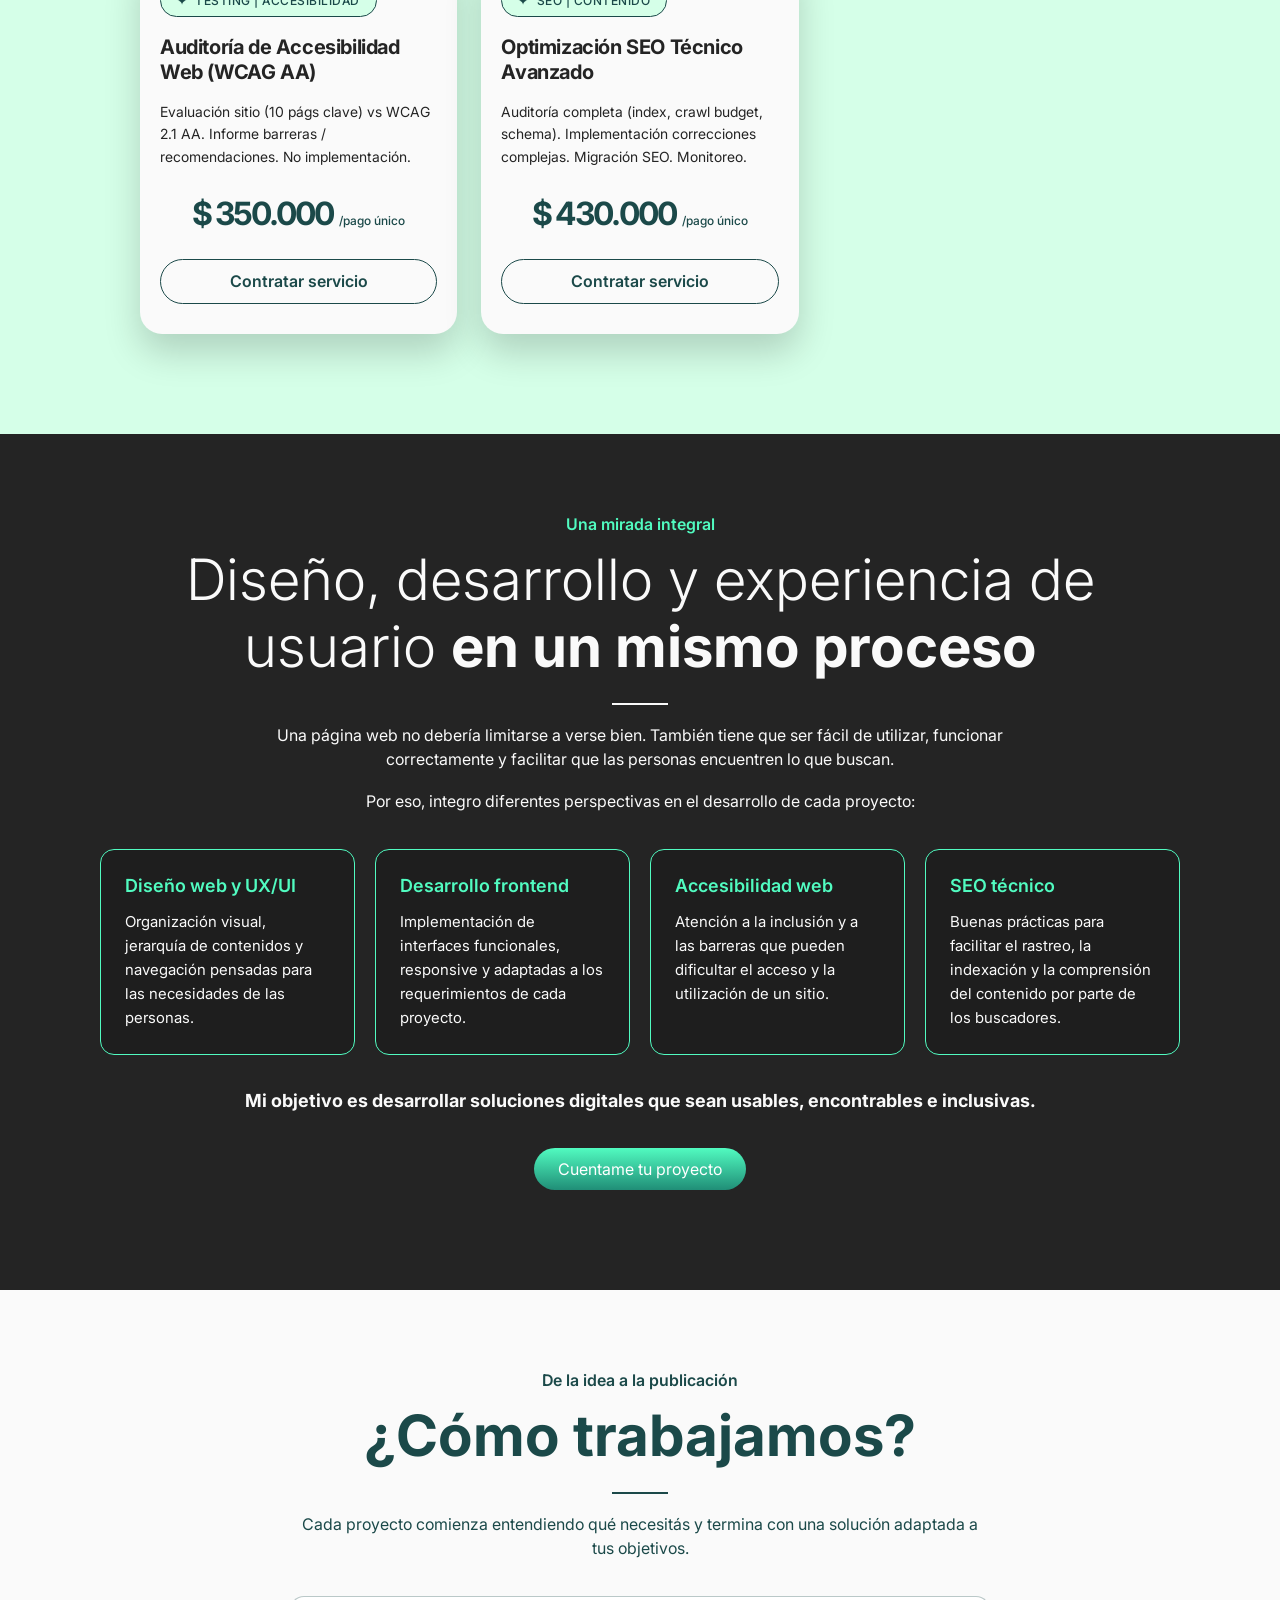
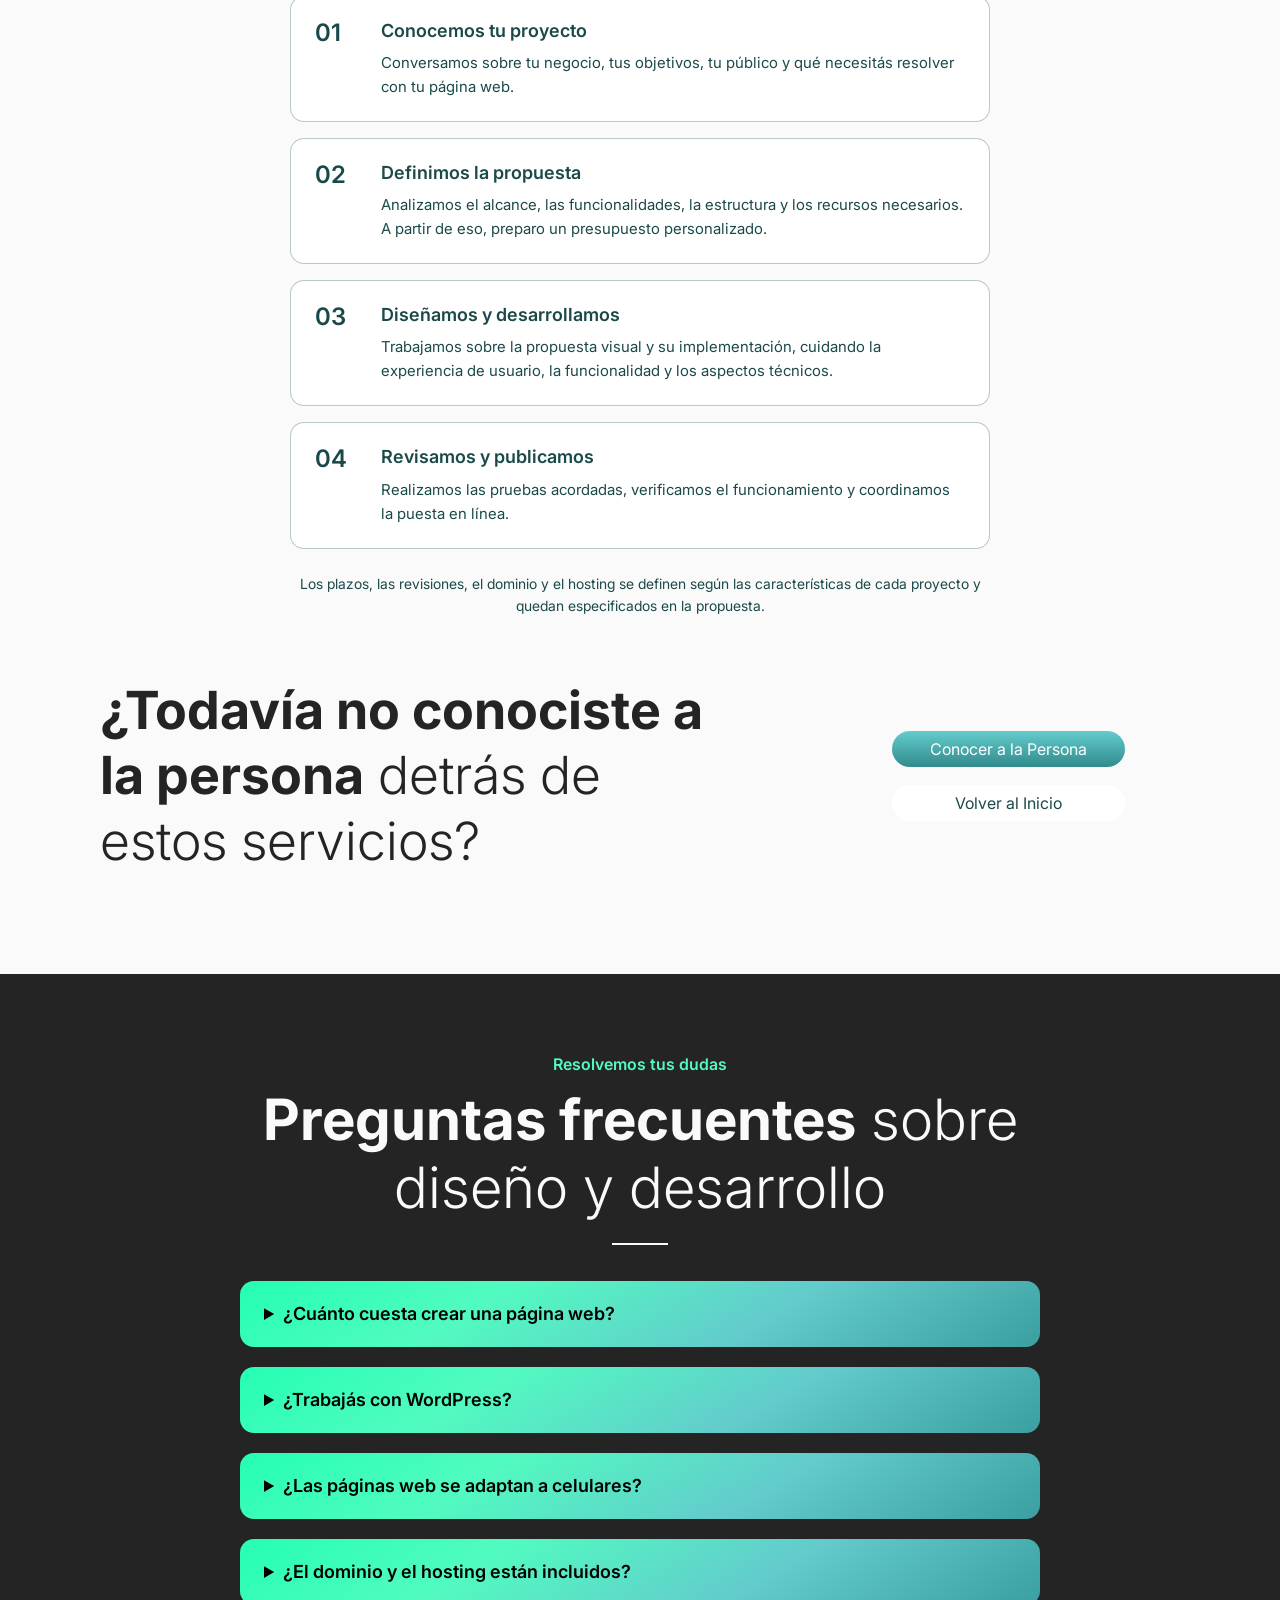
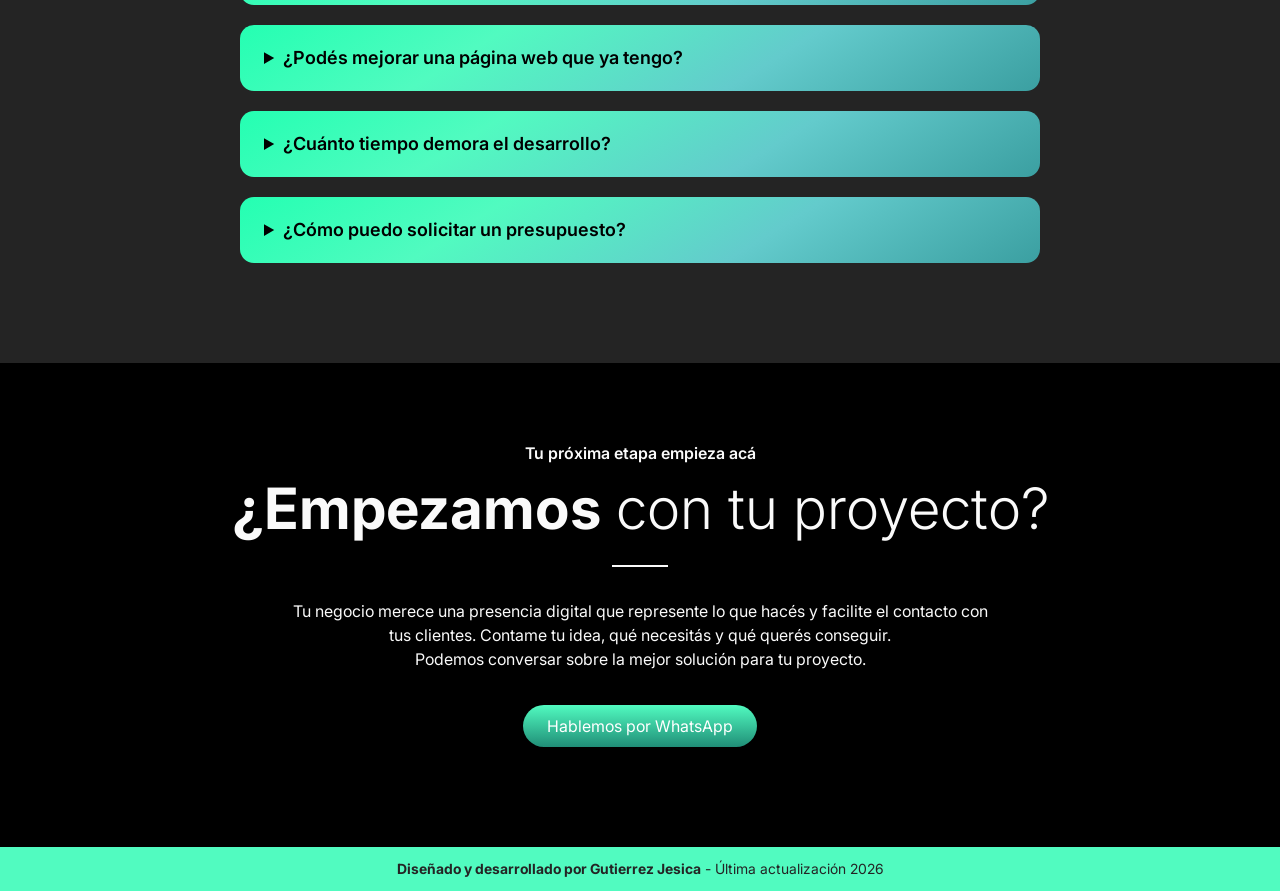
<file: servicios/index.html>
<!DOCTYPE html>
<html lang="es">
<head>
	<meta charset="UTF-8">
	<meta name="viewport" content="width=device-width, initial-scale=1.0">
	<base href="../">

	<title>Diseño y desarrollo web para emprendedores y empresas | Jesica Gutierrez</title>
	<meta name="description" content="Diseño y desarrollo web para emprendedores y empresas. Landing pages, sitios institucionales, tiendas online, auditorías de accesibilidad y SEO técnico.">
	<meta name="author" content="Jesica Gutierrez">
	<meta name="robots" content="index, follow">
	<link rel="canonical" href="https://gutierrezjesica.github.io/servicios/">

	<meta property="og:type" content="website">
	<meta property="og:url" content="https://gutierrezjesica.github.io/servicios/">
	<meta property="og:site_name" content="Jesica Gutierrez | Frontend Developer &amp; Web Designer">
	<meta property="og:title" content="Diseño y desarrollo web para emprendedores y empresas | Jesica Gutierrez">
	<meta property="og:description" content="Soluciones de diseño y desarrollo web, accesibilidad y SEO técnico adaptadas a los objetivos de tu negocio.">
	<meta property="og:image" content="https://gutierrezjesica.github.io/og-image.jpg">
	<meta property="og:locale" content="es_AR">

	<link rel="icon" type="image/png" href="/Favicon.png">
	<link rel="apple-touch-icon" href="/Favicon.png">
	<link rel="stylesheet" href="style.css">
	<script data-goatcounter="https://gutierrezjesica.goatcounter.com/count" async src="//gc.zgo.at/count.js"></script>
</head>
<body class="profesional-page">
	<main class="profesional servicios-page">
		<section class="servicios-hero" aria-labelledby="servicios-title">
			<div class="servicios-container servicios-hero__content">
				<h1 id="servicios-title"><strong>Diseño y desarrollo web</strong> para emprendedores y empresas</h1>
				<div class="profesional-hero__rule servicios-hero__rule" aria-hidden="true"></div>
				<p class="servicios-hero__lead"><strong>Tu negocio necesita una web que comunique, funcione y acompañe su crecimiento.</strong></p>
				<p>Trabajo con emprendedores, pequeños negocios y empresas que necesitan crear su primera página web, renovar un sitio existente o mejorar su funcionamiento.</p>
				<p>Cada proyecto se desarrolla teniendo en cuenta tus objetivos, las necesidades de tus clientes y las características de tu negocio.</p>
				<p class="servicios-hero__lead"><strong>¿Tenés un proyecto en mente?</strong></p>
				<a class="servicios-button" href="https://api.whatsapp.com/send?phone=5492215404246&amp;text=Hola!%20Tengo%20un%20proyecto%20web%20y%20quiero%20conversar" target="_blank" rel="noopener noreferrer">Hablemos por WhatsApp</a>
			</div>
		</section>

		<section class="servicios-section servicios-offerings" aria-labelledby="servicios-offerings-title">
			<div class="servicios-container">
				<header class="servicios-section__header">
					<p class="servicios-eyebrow">Servicios de diseño y desarrollo web</p>
					<h2 id="servicios-offerings-title"><strong>Soluciones digitales</strong> para tu proyecto</h2>
					<div class="profesional-pricing__rule" aria-hidden="true"></div>
					<p>No todos los negocios necesitan lo mismo. Por eso, cada servicio se adapta al tipo de proyecto, sus objetivos y las funcionalidades necesarias.</p>
				</header>

				<div class="profesional-pricing__grid">

				<article class="profesional-pricing__card">
					<div class="profesional-pricing__badge"><span aria-hidden="true">✦</span> Diseño | Desarrollo</div>
					<h3>Diseño y Desarrollo de Landing Page Optimizada</h3>
					<p>Página web para presentarte, captar consultas y convertir visitantes en potenciales clientes.<br>
					Incluye diseño, contenido básico, formulario de contacto, adaptación a celulares, configuración inicial de Google Analytics y dos rondas de correcciones.</p>
					<div class="profesional-pricing__offer">Hosting y dominio gratis por un año</div>
					<div class="profesional-pricing__price">
						<span class="profesional-pricing__currency">$</span>
						<span class="profesional-pricing__amount">200.000</span>
						<span class="profesional-pricing__period">/pago inicial</span>
					</div>
					<div class="profesional-pricing__maintenance">
						<strong>$75.000 <small>/mantenimiento mensual</small></strong>
					</div>
					<a class="profesional-pricing__cta" href="https://api.whatsapp.com/send?phone=5492215404246&amp;text=Hola!%20Quiero%20consultar%20por%20tu%20servicio%20de%20Landing%20Page" target="_blank" rel="noopener noreferrer" aria-label="Contratar servicio: consultar por una landing page en WhatsApp">Contratar servicio</a>
				</article>

				<article class="profesional-pricing__card">
					<div class="profesional-pricing__badge"><span aria-hidden="true">✦</span> Diseño | Desarrollo</div>
					<h3>Diseño y Desarrollo Sitio Web Corporativo / Institucional</h3>
					<p>Sitio web para presentar tu empresa, comunicar tus servicios y generar confianza.<br>
					Incluye hasta 7 páginas, formulario de contacto, blog básico, adaptación a celulares, configuración inicial de SEO y dos rondas de correcciones.</p>
					<div class="profesional-pricing__offer">Hosting y dominio gratis por un año</div>
					<div class="profesional-pricing__price">
						<span class="profesional-pricing__currency">$</span>
						<span class="profesional-pricing__amount">500.000</span>
						<span class="profesional-pricing__period">/pago inicial</span>
					</div>
					<div class="profesional-pricing__maintenance">
						<strong>$100.000 <small>/mantenimiento mensual</small></strong>
					</div>
					<a class="profesional-pricing__cta" href="https://api.whatsapp.com/send?phone=5492215404246&amp;text=Hola!%20Quiero%20consultar%20por%20tu%20servicio%20de%20Web%20corporativo" target="_blank" rel="noopener noreferrer" aria-label="Contratar servicio: consultar por un sitio web corporativo en WhatsApp">Contratar servicio</a>
				</article>

				<article class="profesional-pricing__card">
					<div class="profesional-pricing__badge"><span aria-hidden="true">✦</span> Diseño | Desarrollo</div>
					<h3>Desarrollo Tienda Online (eCommerce Básico)</h3>
					<p>Tienda online para vender tus productos por Internet y llegar a nuevos clientes.<br>
					Incluye configuración de WooCommerce o Shopify, hasta 30 productos, una pasarela de pago, diseño personalizado básico, panel de administración y tres rondas de correcciones.</p>
					<div class="profesional-pricing__offer">Hosting y dominio gratis por un año</div>
					<div class="profesional-pricing__price">
						<span class="profesional-pricing__currency">$</span>
						<span class="profesional-pricing__amount">700.000</span>
						<span class="profesional-pricing__period">/pago inicial</span>
					</div>
					<div class="profesional-pricing__maintenance">
						<strong>$125.000 <small>/mantenimiento mensual</small></strong>
					</div>
					<a class="profesional-pricing__cta" href="https://api.whatsapp.com/send?phone=5492215404246&amp;text=Hola!%20Quiero%20consultar%20por%20tu%20servicio%20de%20tienda%20online%20(Básico)" target="_blank" rel="noopener noreferrer" aria-label="Contratar servicio: consultar por una tienda online en WhatsApp">Contratar servicio</a>
				</article>

				<article class="profesional-pricing__card">
					<div class="profesional-pricing__badge"><span aria-hidden="true">✦</span> Testing | Accesibilidad</div>
					<h3>Auditoría de Accesibilidad Web (WCAG AA)</h3>
					<p>Evaluación sitio (10 págs clave) vs WCAG 2.1 AA. Informe barreras / recomendaciones. No implementación.</p>
					<div class="profesional-pricing__price">
						<span class="profesional-pricing__currency">$</span>
						<span class="profesional-pricing__amount">350.000</span>
						<span class="profesional-pricing__period">/pago único</span>
					</div>
					<a class="profesional-pricing__cta" href="https://api.whatsapp.com/send?phone=5492215404246&amp;text=Hola!%20Quiero%20consultar%20por%20tu%20servicio%20de%20auditoría%20de%20accesibilidad" target="_blank" rel="noopener noreferrer" aria-label="Contratar servicio: consultar por una auditoría de accesibilidad en WhatsApp">Contratar servicio</a>
				</article>

				<article class="profesional-pricing__card">
					<div class="profesional-pricing__badge"><span aria-hidden="true">✦</span> SEO | Contenido</div>
					<h3>Optimización SEO Técnico Avanzado</h3>
					<p>Auditoría completa (index, crawl budget, schema). Implementación correcciones complejas. Migración SEO. Monitoreo.</p>
					<div class="profesional-pricing__price">
						<span class="profesional-pricing__currency">$</span>
						<span class="profesional-pricing__amount">430.000</span>
						<span class="profesional-pricing__period">/pago único</span>
					</div>
					<a class="profesional-pricing__cta" href="https://api.whatsapp.com/send?phone=5492215404246&amp;text=Hola!%20Quiero%20consultar%20por%20tu%20servicio%20de%20optimización%20SEO" target="_blank" rel="noopener noreferrer" aria-label="Contratar servicio: consultar por SEO técnico en WhatsApp">Contratar servicio</a>
				</article>
			</div>
		</section>

		<section class="servicios-section servicios-approach" aria-labelledby="servicios-approach-title">
			<div class="servicios-container">
				<header class="servicios-section__header">
					<p class="servicios-eyebrow">Una mirada integral</p>
					<h2 id="servicios-approach-title">Diseño, desarrollo y experiencia de usuario <strong>en un mismo proceso</strong></h2>
					<div class="profesional-hero__rule servicios-approach__rule" aria-hidden="true"></div>
					<p>Una página web no debería limitarse a verse bien. También tiene que ser fácil de utilizar, funcionar correctamente y facilitar que las personas encuentren lo que buscan.</p>
					<p>Por eso, integro diferentes perspectivas en el desarrollo de cada proyecto:</p>
				</header>
				<div class="servicios-disciplines">
					<article>
						<h3>Diseño web y UX/UI</h3>
						<p>Organización visual, jerarquía de contenidos y navegación pensadas para las necesidades de las personas.</p>
					</article>
					<article>
						<h3>Desarrollo frontend</h3>
						<p>Implementación de interfaces funcionales, responsive y adaptadas a los requerimientos de cada proyecto.</p>
					</article>
					<article>
						<h3>Accesibilidad web</h3>
						<p>Atención a la inclusión y a las barreras que pueden dificultar el acceso y la utilización de un sitio.</p>
					</article>
					<article>
						<h3>SEO técnico</h3>
						<p>Buenas prácticas para facilitar el rastreo, la indexación y la comprensión del contenido por parte de los buscadores.</p>
					</article>
				</div>
				<p class="servicios-approach__closing"><strong>Mi objetivo es desarrollar soluciones digitales que sean usables, encontrables e inclusivas.</strong></p>
				<div class="servicios-approach__cta">
					<a class="servicios-button" href="https://api.whatsapp.com/send?phone=5492215404246&amp;text=Hola!%20Quiero%20conversar%20sobre%20mi%20proyecto%20web" target="_blank" rel="noopener noreferrer">Cuentame tu proyecto</a>
				</div>
			</div>
		</section>

		<section class="servicios-section servicios-process" aria-labelledby="servicios-process-title">
			<div class="servicios-container">
				<header class="servicios-section__header">
					<p class="servicios-eyebrow">De la idea a la publicación</p>
					<h2 id="servicios-process-title"><strong>¿Cómo trabajamos?</strong></h2>
					<div class="profesional-hero__rule servicios-process__rule" aria-hidden="true"></div>
					<p>Cada proyecto comienza entendiendo qué necesitás y termina con una solución adaptada a tus objetivos.</p>
				</header>
				<ol class="servicios-steps">
					<li>
						<span class="servicios-steps__number" aria-hidden="true">01</span>
						<div><h3>Conocemos tu proyecto</h3><p>Conversamos sobre tu negocio, tus objetivos, tu público y qué necesitás resolver con tu página web.</p></div>
					</li>
					<li>
						<span class="servicios-steps__number" aria-hidden="true">02</span>
						<div><h3>Definimos la propuesta</h3><p>Analizamos el alcance, las funcionalidades, la estructura y los recursos necesarios. A partir de eso, preparo un presupuesto personalizado.</p></div>
					</li>
					<li>
						<span class="servicios-steps__number" aria-hidden="true">03</span>
						<div><h3>Diseñamos y desarrollamos</h3><p>Trabajamos sobre la propuesta visual y su implementación, cuidando la experiencia de usuario, la funcionalidad y los aspectos técnicos.</p></div>
					</li>
					<li>
						<span class="servicios-steps__number" aria-hidden="true">04</span>
						<div><h3>Revisamos y publicamos</h3><p>Realizamos las pruebas acordadas, verificamos el funcionamiento y coordinamos la puesta en línea.</p></div>
					</li>
				</ol>
				<p class="servicios-process__note">Los plazos, las revisiones, el dominio y el hosting se definen según las características de cada proyecto y quedan especificados en la propuesta.</p>
				<section class="profesional-persona-invite servicios-persona-invite" aria-labelledby="servicios-persona-invite-title">
					<div class="profesional-persona-invite__content">
						<h2 id="servicios-persona-invite-title"><strong>¿Todavía no conociste a la persona</strong> detrás de estos servicios?</h2>
					</div>
					<div class="profesional-persona-invite__actions">
						<a href="persona/">Conocer a la Persona</a>
						<a class="profesional-persona-invite__link--home" href="https://gutierrezjesica.github.io/">Volver al Inicio</a>
					</div>
				</section>
			</div>
		</section>

		<section class="servicios-section servicios-faq" aria-labelledby="servicios-faq-title">
			<div class="servicios-container">
				<header class="servicios-section__header">
					<p class="servicios-eyebrow">Resolvemos tus dudas</p>
					<h2 id="servicios-faq-title"><strong>Preguntas frecuentes</strong> sobre diseño y desarrollo</h2>
					<div class="profesional-hero__rule servicios-faq__rule" aria-hidden="true"></div>
				</header>
				<div class="servicios-faq__list">
					<details>
						<summary>¿Cuánto cuesta crear una página web?</summary>
						<p>El presupuesto depende del tipo de sitio, la cantidad de secciones, las funcionalidades y los requerimientos de cada proyecto. Podés contarme qué necesitás para evaluar una propuesta y recibir un presupuesto personalizado.</p>
					</details>
					<details>
						<summary>¿Trabajás con WordPress?</summary>
						<p>Sí. Desarrollo sitios con WordPress y herramientas como Elementor y Divi Builder, cuando son adecuadas para las necesidades del proyecto. También trabajo con HTML, CSS y JavaScript para implementar y personalizar funcionalidades.</p>
					</details>
					<details>
						<summary>¿Las páginas web se adaptan a celulares?</summary>
						<p>Sí. Trabajo con diseño responsive para que el sitio pueda visualizarse y utilizarse correctamente en celulares, tablets y computadoras.</p>
					</details>
					<details>
						<summary>¿El dominio y el hosting están incluidos?</summary>
						<p>Depende de las características del proyecto y de la propuesta acordada. Podemos evaluar las necesidades de alojamiento, dominio y certificados SSL para definir la alternativa más conveniente.</p>
					</details>
					<details>
						<summary>¿Podés mejorar una página web que ya tengo?</summary>
						<p>Sí. Puedo evaluar tu sitio actual y detectar oportunidades de mejora en diseño, navegación, funcionamiento, accesibilidad y SEO técnico. Según el diagnóstico, podemos trabajar sobre el sitio existente o plantear una renovación.</p>
					</details>
					<details>
						<summary>¿Cuánto tiempo demora el desarrollo?</summary>
						<p>Los tiempos dependen del alcance, las funcionalidades y la disponibilidad del contenido. Se establecen antes de comenzar y se incluyen en la propuesta de trabajo.</p>
					</details>
					<details>
						<summary>¿Cómo puedo solicitar un presupuesto?</summary>
						<p>Escribime por WhatsApp y contame brevemente qué tipo de página necesitás, cuál es tu actividad y qué objetivos querés alcanzar. Con esa información podemos comenzar a definir tu proyecto.</p>
					</details>
				</div>
			</div>
		</section>

		<section class="servicios-contact" aria-labelledby="servicios-contact-title">
			<div class="servicios-container">
				<p class="servicios-eyebrow">Tu próxima etapa empieza acá</p>
				<h2 id="servicios-contact-title"><strong>¿Empezamos</strong> con tu proyecto?</h2>
				<div class="profesional-hero__rule servicios-contact__rule" aria-hidden="true"></div>
				<p>Tu negocio merece una presencia digital que represente lo que hacés y facilite el contacto con tus clientes. Contame tu idea, qué necesitás y qué querés conseguir. <br>
					Podemos conversar sobre la mejor solución para tu proyecto.</p>
				<a class="servicios-button" href="https://api.whatsapp.com/send?phone=5492215404246&amp;text=Hola!%20Quiero%20conversar%20sobre%20mi%20proyecto%20web" target="_blank" rel="noopener noreferrer">Hablemos por WhatsApp <span aria-hidden="true"></span></a>
			</div>
		</section>

		<footer class="profesional-footer">
			<p><strong>Diseñado y desarrollado por Gutierrez Jesica</strong><span class="footer-update"> - Última actualización 2026</span></p>
		</footer>
	</main>
</body>
</html>
</file>
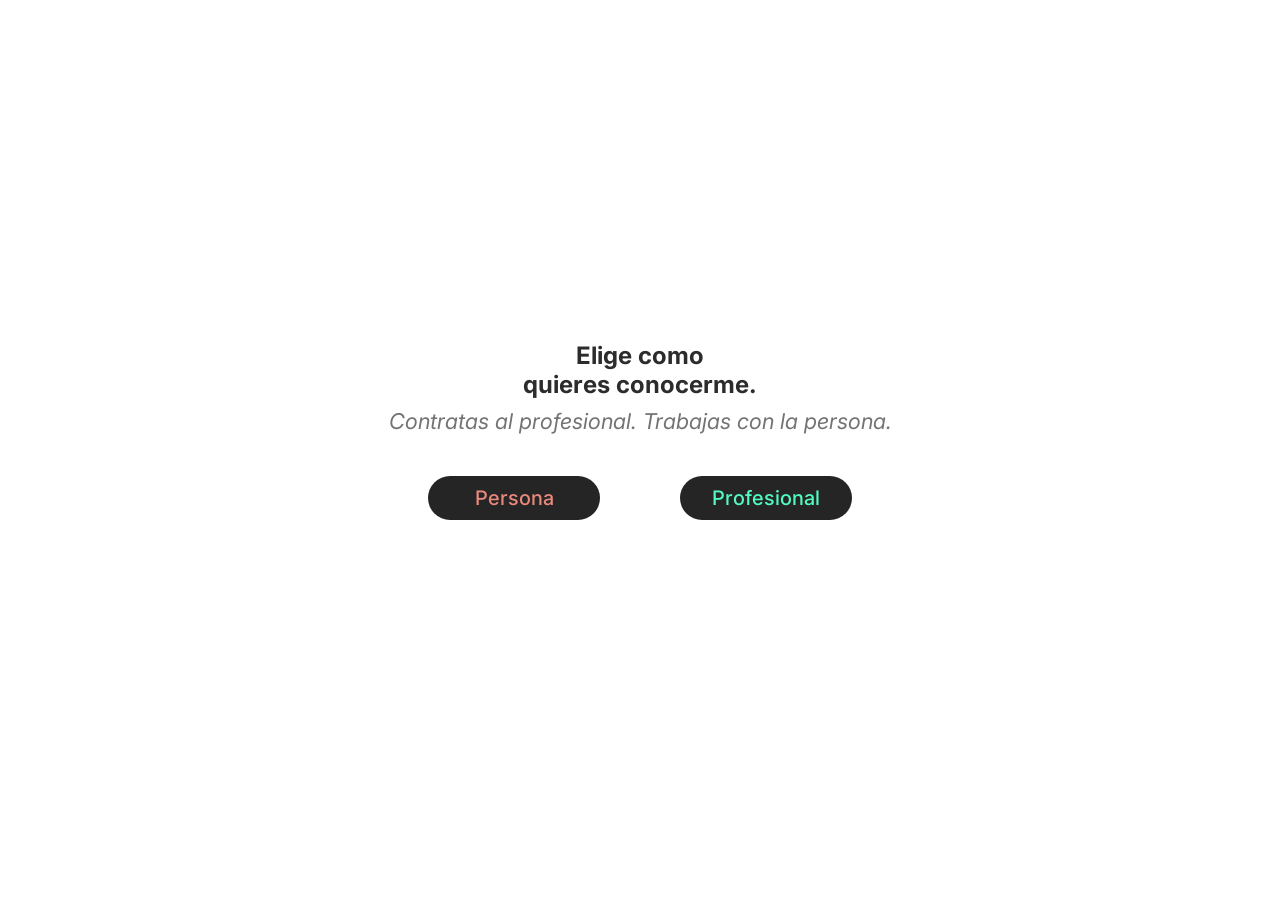
<file: inicio.html>
<!DOCTYPE html>
<html lang="es">
<head>
  <meta charset="UTF-8">
  <meta name="viewport" content="width=device-width, initial-scale=1.0">
  <title>Inicio</title>
  <link rel="preconnect" href="https://fonts.googleapis.com">
  <link rel="preconnect" href="https://fonts.gstatic.com" crossorigin>
  <link href="https://fonts.googleapis.com/css2?family=Inter:ital,wght@0,400;0,500;1,400&family=Kaisei+Opti:wght@500&display=swap" rel="stylesheet">
  <link rel="stylesheet" href="style.css">
</head>
<body>
  <main class="inicio-pagina">
    <section class="inicio" aria-labelledby="titulo-inicio">
      <h1 id="titulo-inicio">Elige como<br>quieres conocerme.</h1>
      <p>Contratas al profesional. Trabajas con la persona.</p>
      <nav class="acciones" aria-label="Opciones de navegacion">
        <a class="boton boton-persona" href="persona.html">Persona</a>
        <a class="boton boton-profesional" href="profesional.html">Profesional</a>
      </nav>
    </section>
  </main>
</body>
</html>
</file>
<file: style.css>
* {
  box-sizing: border-box;
  margin: 0;
  padding: 0;
}

@font-face {
  font-family: "Inter";
  src: url("static/Inter_18pt-LightItalic.ttf") format("truetype");
  font-style: italic;
  font-weight: 300;
  font-display: swap;
}

@font-face {
  font-family: "Inter";
  src: url("static/Inter_18pt-Italic.ttf") format("truetype");
  font-style: italic;
  font-weight: 400;
  font-display: swap;
}

@font-face {
  font-family: "Inter";
  src: url("static/Inter_18pt-MediumItalic.ttf") format("truetype");
  font-style: italic;
  font-weight: 500;
  font-display: swap;
}

@font-face {
  font-family: "Inter";
  src: url("static/Inter_18pt-SemiBoldItalic.ttf") format("truetype");
  font-style: italic;
  font-weight: 600;
  font-display: swap;
}

@font-face {
  font-family: "Inter";
  src: url("static/Inter_18pt-Light.ttf") format("truetype");
  font-style: normal;
  font-weight: 300;
  font-display: swap;
}

@font-face {
  font-family: "Inter";
  src: url("static/Inter_18pt-Regular.ttf") format("truetype");
  font-style: normal;
  font-weight: 400;
  font-display: swap;
}

@font-face {
  font-family: "Inter";
  src: url("static/Inter_18pt-Medium.ttf") format("truetype");
  font-style: normal;
  font-weight: 500;
  font-display: swap;
}

@font-face {
  font-family: "Inter";
  src: url("static/Inter_18pt-SemiBold.ttf") format("truetype");
  font-style: normal;
  font-weight: 600;
  font-display: swap;
}

@font-face {
  font-family: "Inter";
  src: url("static/Inter_18pt-Bold.ttf") format("truetype");
  font-style: normal;
  font-weight: 700;
  font-display: swap;
}

body {
  min-height: 100vh;
  background: #ffffff;
  color: #2c2c2c;
  font-family: "Inter", Arial, sans-serif;
}

.inicio-banner {
  width: 100%;
  background: #d5ffe8;
  padding: 8px 0;
  color: #1b4949;
  font-family: "Inter", Arial, sans-serif;
  font-size: 16px;
  font-style: normal;
  font-weight: 400;
  line-height: 1.4;
  text-align: center;
}

.inicio-pagina {
  min-height: calc(100vh - 39px);
  min-height: calc(100dvh - 39px);
  display: flex;
  align-items: center;
  justify-content: center;
  padding: 40px 24px;
}

.inicio {
  width: min(100%, 760px);
  text-align: center;
}

.inicio h2 {
  color: #2c2c2c;
  font-family: "Kaisei Opti", Georgia, serif;
  font-size: clamp(52px, 5vw, 72px);
  font-weight: 500;
  line-height: 1.42;
  letter-spacing: 0;
}

.inicio p {
  margin-top: 8px;
  color: #737373;
  font-size: clamp(20px, 1.7vw, 24px);
  font-style: italic;
  font-weight: 400;
  line-height: 1.35;
}

.acciones {
  display: flex;
  justify-content: center;
  gap: 80px;
  margin-top: 40px;
}

.boton {
  display: inline-flex;
  align-items: center;
  justify-content: center;
  width: 172px;
  min-height: 44px;
  border-radius: 999px;
  background: #252525;
  color: #ffffff;
  font-size: 20px;
  font-weight: 500;
  line-height: 1;
  text-decoration: none;
}

.boton-persona {
  color: #e9887b;
}

.boton-profesional {
  color: #51fbc0;
}

.boton:focus-visible {
  outline: 3px solid currentColor;
  outline-offset: 4px;
}

@media (max-width: 640px) {
  .inicio-banner {
    font-size: 14px;
  }

  .inicio-pagina {
    min-height: calc(100vh - 36px);
    min-height: calc(100dvh - 36px);
    padding-inline: 20px;
  }

  .inicio {
    margin-top: 0;
  }

  .inicio h2 {
    font-size: clamp(40px, 13vw, 56px);
    line-height: 1.25;
  }

  .inicio p {
    margin-top: 18px;
  }

  .acciones {
    flex-direction: column;
    align-items: center;
    gap: 18px;
    margin-top: 34px;
  }

  .acciones .boton {
    width: 80%;
  }
}

.persona {
  min-height: 100vh;
  background: #ffffff;
  color: #2d2d2d;
  font-family: "Inter", Arial, sans-serif;
}

.persona-hero {
  width: min(100%, 1050px);
  min-height: 100vh;
  margin: 0 auto;
  display: grid;
  grid-template-columns: minmax(0, 1.08fr) minmax(300px, 0.92fr);
  align-items: center;
  column-gap: 78px;
  padding: 64px 24px 70px;
}

.persona-hero__content {
  max-width: 610px;
  padding-top: 9px;
  text-align: center;
}

.persona-hero__title {
  color: #2d2d2d;
  font-family: "Inter", sans-serif;
  font-size: clamp(34px, 3vw, 40px);
  font-style: italic;
  font-weight: 300;
  line-height: 1.2;
  letter-spacing: 0;
}

.persona-hero__title strong {
  font-family: "Inter", sans-serif;
  font-style: italic;
  font-weight: 600;
}

.persona-hero__intro {
  margin-top: 47px;
  color: #737373;
  font-size: 16px;
  font-style: normal;
  font-weight: 400;
  line-height: 1.5;
}

.persona-hero__note {
  margin-top: 27px;
  color: #737373;
  font-size: 16px;
  font-style: normal;
  font-weight: 600;
  line-height: 1.5;
}

.persona-hero__media {
  display: flex;
  justify-content: center;
  align-items: center;
}

.persona-hero__media img {
  display: block;
  width: min(100%, 413px);
  height: auto;
}

.persona-family {
  width: min(100%, 1290px);
  min-height: 100vh;
  margin: 0 auto;
  display: grid;
  grid-template-columns: minmax(300px, 455px) minmax(0, 1fr);
  align-items: center;
  padding: 80px 24px;
}

.persona-family__image {
  position: relative;
  z-index: 1;
  display: flex;
  align-items: center;
  justify-content: flex-start;
}

.persona-family__image img {
  display: block;
  width: min(100%, 453px);
  height: auto;
  filter: drop-shadow(4px 4px 12px rgba(0, 0, 0, 0.25));
}

.persona-family__panel {
  min-height: 477px;
  margin-left: -112px;
  display: flex;
  flex-direction: column;
  justify-content: center;
  border-radius: 22px;
  background: linear-gradient(
    180deg,
    rgba(233, 136, 123, 0.28) 0%,
    rgba(250, 185, 93, 0.34) 100%
  );
  padding: 58px 92px 58px 220px;
}

.persona-family__panel p {
  max-width: 630px;
  color: #666666;
  font-size: 16px;
  font-style: normal;
  font-weight: 500;
  line-height: 1.52;
}

.persona-family__panel p + p {
  margin-top: 24px;
}

.persona-hobbies {
  width: min(100%, 1050px);
  min-height: 100vh;
  margin: 0 auto;
  display: grid;
  grid-template-columns: minmax(0, 1.3fr) minmax(250px, 0.7fr);
  align-content: center;
  column-gap: 54px;
  row-gap: 72px;
  padding: 80px 24px;
}

.persona-hobbies__content {
  max-width: 640px;
  text-align: center;
}

.persona-hobbies__title {
  color: #383838;
  font-family: "Inter", sans-serif;
  font-size: clamp(30px, 3vw, 36px);
  font-style: italic;
  font-weight: 300;
  line-height: 1.25;
}

.persona-hobbies__title strong {
  font-family: "Inter", sans-serif;
  font-weight: 600;
}

.persona-hobbies__content p {
  margin-top: 30px;
  color: #858585;
  font-size: 16px;
  font-weight: 400;
  line-height: 1.48;
}

.persona-hobbies__content p strong {
  font-weight: 700;
}

.persona-hobbies__content .persona-hobbies__prompt {
  margin-top: 32px;
}

.persona-hobbies__media {
  display: flex;
  align-items: center;
  justify-content: center;
}

.persona-hobbies__media img {
  display: block;
  width: min(100%, 300px);
  height: auto;
}

.persona-hobbies__cards {
  grid-column: 1 / -1;
  display: grid;
  grid-template-columns: repeat(3, minmax(0, 273px));
  justify-content: space-between;
  gap: 32px;
}

.persona-hobby-card {
  min-height: 318px;
  display: flex;
  flex-direction: column;
  align-items: center;
  justify-content: flex-start;
  border-radius: 15px;
  background: #ffffff;
  box-shadow: 0 5px 18px rgba(0, 0, 0, 0.14);
  padding: 42px 20px 28px;
  text-align: center;
}

.persona-hobby-card img {
  display: block;
  width: 120px;
  height: 120px;
}

.persona-hobby-card p {
  margin-top: 47px;
  color: #858585;
  font-size: 16px;
  font-style: italic;
  font-weight: 400;
  line-height: 1.35;
}

.persona-sport {
  width: min(100%, 1100px);
  min-height: 100vh;
  margin: 0 auto;
  display: grid;
  grid-template-columns: minmax(300px, 390px) minmax(0, 1fr);
  align-items: center;
  column-gap: 58px;
  padding: 80px 24px;
}

.persona-sport__media {
  display: flex;
  align-items: center;
  justify-content: center;
}

.persona-sport__media img {
  display: block;
  width: min(100%, 390px);
  height: auto;
}

.persona-sport__content {
  max-width: 760px;
}

.persona-sport__title {
  color: #383838;
  font-family: "Inter", sans-serif;
  font-size: clamp(30px, 3vw, 36px);
  font-style: italic;
  font-weight: 300;
  line-height: 1.25;
  text-align: center;
}

.persona-sport__title strong {
  font-family: "Inter", sans-serif;
  font-weight: 600;
}

.persona-sport__intro {
  margin-top: 32px;
  color: #858585;
  font-size: 16px;
  line-height: 1.5;
  text-align: center;
}

.persona-sport__list {
  display: grid;
  gap: 25px;
  margin-top: 35px;
  padding: 0;
  list-style: none;
}

.persona-sport__list li {
  display: grid;
  grid-template-columns: 40px minmax(0, 1fr);
  align-items: start;
  column-gap: 16px;
}

.persona-sport__icon {
  width: 31px;
  height: 31px;
  display: block;
}

.persona-sport__list p {
  color: #858585;
  font-size: 16px;
  line-height: 1.5;
}

.persona-sport__list strong {
  font-weight: 700;
}

.persona-achievement {
  position: relative;
  width: min(100%, 1440px);
  min-height: 1500px;
  margin: 0 auto;
  overflow: hidden;
  padding: 250px 10% 170px;
}

.persona-achievement__background {
  position: absolute;
  z-index: 0;
  inset: 0;
  width: 100%;
  height: 100%;
  object-fit: cover;
  object-position: left top;
  pointer-events: none;
}

.persona-achievement__background img {
  display: block;
  width: 100%;
  height: 100%;
  object-fit: cover;
  object-position: left top;
}

.persona-achievement__content {
  position: relative;
  z-index: 1;
  width: min(100%, 560px);
}

.persona-achievement__title {
  color: #383838;
  font-family: "Inter", sans-serif;
  font-size: clamp(32px, 3vw, 38px);
  font-style: italic;
  font-weight: 300;
  line-height: 1.25;
  text-align: center;
}

.persona-achievement__title strong {
  font-family: "Inter", sans-serif;
  font-weight: 600;
}

.persona-achievement__content p {
  margin-top: 31px;
  color: #858585;
  font-size: 16px;
  line-height: 1.5;
}

.persona-achievement__photos {
  position: absolute;
  z-index: 1;
  inset: 0;
}

.persona-achievement__photo,
.persona-achievement__cats {
  position: absolute;
  display: block;
  height: auto;
  filter: drop-shadow(0 7px 7px rgba(0, 0, 0, 0.16));
}

.persona-achievement__photo--family {
  top: 6%;
  right: 9%;
  width: min(34vw, 480px);
}

.persona-achievement__photo--mother {
  top: 43%;
  left: 13%;
  width: min(34vw, 480px);
}

.persona-achievement__photo--parents {
  top: 67%;
  right: 12%;
  width: min(35vw, 500px);
}

.persona-achievement__cats {
  z-index: 2;
  bottom: 0;
  left: 10%;
  width: min(31vw, 440px);
}

.persona-ending {
  position: relative;
  z-index: 1;
  width: min(100% - 10%, 1296px);
  min-height: 350px;
  margin: -27px auto 0;
  border-radius: 24px;
  background: linear-gradient(180deg, rgba(99, 203, 204, 0.38) 0%, rgba(250, 185, 93, 0.38) 100%);
  padding: 48px 24px 54px;
  text-align: center;
}

.persona-ending__title {
  color: #383838;
  font-family: "Inter", sans-serif;
  font-size: clamp(30px, 3vw, 36px);
  font-style: italic;
  font-weight: 600;
  line-height: 1.25;
}

.persona-ending__subtitle {
  margin-top: 31px;
  color: #858585;
  font-size: 18px;
  line-height: 1.4;
}

.persona-ending__text {
  margin-top: 31px;
  color: #858585;
  font-size: 18px;
  line-height: 1.4;
}

.persona-ending__link {
  display: inline-flex;
  align-items: center;
  justify-content: center;
  min-width: 238px;
  min-height: 36px;
  margin-top: 31px;
  border-radius: 999px;
  background: linear-gradient(180deg, #63cbcc 0%, #328b8c 100%);
  color: #ffffff;
  font-size: 16px;
  text-decoration: none;
  transition: background-color 180ms ease, border-color 180ms ease, color 180ms ease, transform 180ms ease;
}

.persona-ending__link:hover {
  border: 2px solid #328b8c;
  background: transparent;
  color: #328b8c;
  transform: translateY(-3px);
}

.persona-ending__link--home {
  border: 2px solid #328b8c;
  background: transparent;
  color: #328b8c;
}

.persona-ending__link--home:hover {
  background: #ffffff;
  transform: translateY(-3px);
}

.persona-ending__actions {
  display: flex;
  justify-content: center;
  gap: 16px;
  margin-top: 31px;
}

.persona-ending__actions .persona-ending__link {
  margin-top: 0;
}

.persona-ending__link:focus-visible {
  outline: 3px solid #328b8c;
  outline-offset: 4px;
}

.persona-footer {
  width: min(100% - 10%, 728px);
  margin: 40px auto 0;
  border-top: 1px solid #858585;
  padding: 14px 0 22px;
  color: #1f1f1f;
  font-family: "Inter", sans-serif;
  font-size: 14px;
  line-height: 1.4;
  text-align: center;
}

.persona-footer strong {
  font-weight: 700;
}

.profesional-page {
  --profesional-grid-width: min(1080px, calc(100% - 80px));
  background: #242424;
}

.profesional {
  min-height: 100vh;
  background: #242424;
  color: #f5f5f5;
  font-family: "Inter", Arial, sans-serif;
}

.profesional-hero {
  width: var(--profesional-grid-width);
  min-height: 656px;
  display: grid;
  grid-template-columns: minmax(0, 2fr) minmax(390px, 1fr);
  align-items: center;
  column-gap: 42px;
  margin-inline: auto;
  padding: 80px 0;
  background: #242424;
}

.profesional-hero__inner,
.profesional-profile,
.profesional-skills,
.profesional-technologies,
.profesional-projects-intro,
.profesional-projects,
.profesional-persona-invite,
.profesional-contact {
  width: var(--profesional-grid-width);
  margin-inline: auto;
}

.profesional-hero__content,
.profesional-hero__media {
  position: relative;
}

.profesional-hero__content {
  width: 100%;
  max-width: none;
}

.profesional-hero__title {
  color: #f5f5f5;
  font-family: "Inter", sans-serif;
  font-size: clamp(42px, 4.45vw, 64px);
  font-style: normal;
  font-weight: 300;
  line-height: 1.18;
}

.profesional-hero__title span {
  display: block;
  white-space: nowrap;
}

.profesional-hero__title strong {
  color: #51fbc0;
  font-family: "Inter", sans-serif;
  font-weight: 700;
}

.profesional-hero__name {
  margin-top: 35px;
  color: #f5f5f5;
  font-family: "Inter", sans-serif;
  font-size: 20px;
  font-style: italic;
  font-weight: 400;
}

.profesional-hero__rule {
  width: 56px;
  height: 2px;
  margin-top: 31px;
  background: #f5f5f5;
}

.profesional-hero__intro,
.profesional-hero__prompt {
  max-width: 500px;
  color: #f5f5f5;
  font-size: 16px;
  line-height: 1.5;
}

.profesional-hero__intro {
  margin-top: 34px;
}

.profesional-hero__prompt {
  margin-top: 24px;
}

.profesional-hero__prompt strong {
  font-weight: 700;
}

.profesional-hero__actions {
  display: flex;
  flex-wrap: wrap;
  gap: 24px;
  margin-top: 34px;
}

.profesional-hero__link {
  display: inline-flex;
  align-items: center;
  justify-content: center;
  width: 233px;
  min-height: 36px;
  border: 0;
  border-radius: 999px;
  background: linear-gradient(180deg, #51fbc0 0%, #208e77 100%);
  color: #ffffff;
  font-size: 16px;
  text-decoration: none;
  transition: background-color 180ms ease, border-color 180ms ease, color 180ms ease, transform 180ms ease;
}

.profesional-hero__link:hover {
  border: 2px solid #51fbc0;
  background: transparent;
  color: #51fbc0;
  transform: translateY(-3px);
}

.profesional-hero__link:focus-visible {
  outline: 3px solid #51fbc0;
  outline-offset: 4px;
}

.profesional-hero__media {
  display: flex;
  align-items: center;
  justify-content: center;
}

.profesional-hero__media img {
  display: block;
  width: 100%;
  height: auto;
}

.profesional-profile {
  min-height: 470px;
  margin: 0px auto;
  padding: 40px 0px 80px 0px;
}

.profesional-profile__title {
  color: #f5f5f5;
  font-family: "Inter", sans-serif;
  font-size: clamp(42px, 4.1vw, 58px);
  font-style: normal;
  font-weight: 300;
  line-height: 1.2;
}

.profesional-profile__title strong {
  color: #f5f5f5;
  font-family: "Inter", sans-serif;
  font-weight: 700;
}

.profesional-profile__rule {
  width: 56px;
  height: 2px;
  margin-top: 30px;
  background: #f5f5f5;
}

.profesional-profile__columns {
  display: grid;
  grid-template-columns: repeat(2, minmax(0, 1fr));
  gap: 48px 56px;
  margin-top: 30px;
}

.profesional-profile__columns p {
  color: #f5f5f5;
  font-size: 16px;
  line-height: 1.5;
}

.profesional-skills {
  position: relative;
  min-height: 500px;
  margin: 0px auto;
  display: grid;
  grid-template-columns: 320px minmax(0, 1fr);
  align-items: center;
  gap: 65px;
  padding: 20px 0px 100px;
}

.profesional-skills__media {
  position: relative;
  align-self: stretch;
  display: flex;
  align-items: center;
  justify-content: center;
}

.profesional-skills__accent {
  position: absolute;
  z-index: 0;
  top: 64px;
  left: calc((1150px - 100vw));
  width: min(25.35vw, 365px);
  height: min(31.25vw, 450px);
  border-radius: 0 0 24px 0;
  background: linear-gradient(90deg, #1d3736 0%, #32846c 100%);
}

.profesional-skills__media img {
  position: relative;
  z-index: 1;
  display: block;
  width: min(100%, 300px);
  height: auto;
  border-radius: 15px;
  box-shadow: 4px 6px 7px rgba(0, 0, 0, 0.35);
}

.profesional-skills__list {
  display: grid;
  grid-template-columns: repeat(2, minmax(0, 1fr));
  gap: 22px 46px;
  align-items: center;
  list-style: none;
}

.profesional-skills__list li {
  display: flex;
  align-items: center;
  gap: 24px;
  min-width: 0;
}

.profesional-skills__list img {
  flex: 0 0 56px;
  display: block;
  width: 56px;
  height: 56px;
  border-radius: 15px;
}

.profesional-skills__list span {
  color: #f5f5f5;
  font-size: 16px;
  font-weight: 600;
  line-height: 1.35;
}

.profesional-technologies {
  min-height: 520px;
  margin: 0px auto;
  padding: 70px 0px 110px;
  text-align: center;
}

.profesional-technologies__title {
  color: #f5f5f5;
  font-family: "Inter", sans-serif;
  font-size: clamp(42px, 4.1vw, 58px);
  font-style: normal;
  font-weight: 700;
  line-height: 1.2;
}

.profesional-technologies__rule {
  width: 56px;
  height: 2px;
  margin: 30px auto 34px;
  background: #f5f5f5;
}

.profesional-technologies__tags {
  display: flex;
  flex-wrap: wrap;
  justify-content: center;
  gap: 13px 12px;
  max-width: 1100px;
  margin: 0px auto;
  list-style: none;
}

.profesional-technologies__tags li {
  display: inline-flex;
  align-items: center;
  justify-content: center;
  min-height: 44px;
  border: 2px solid #51fbc0;
  border-radius: 8px;
  padding: 8px 28px;
  color: #51fbc0;
  font-size: 18px;
  font-weight: 600;
  line-height: 1.2;
  transition: background-color 180ms ease, color 180ms ease, transform 180ms ease;
}

.profesional-technologies__tags li:hover {
  background: #51fbc0;
  color: #242424;
  transform: translateY(-2px);
}

.profesional-technologies__tags li:focus-visible {
  outline: 3px solid #f5f5f5;
  outline-offset: 4px;
}

.profesional-projects-intro {
  position: relative;
  min-height: 500px;
  margin: 0px auto;
  display: grid;
  grid-template-columns: minmax(0, 1fr) 390px;
  align-items: center;
  gap: 65px;
  padding: 70px 0px 110px;
}

.profesional-projects-intro__content {
  position: relative;
  z-index: 1;
}

.profesional-projects-intro__title {
  color: #f5f5f5;
  font-family: "Inter", sans-serif;
  font-size: clamp(42px, 4.1vw, 58px);
  font-style: light;
  font-weight: 300;
  line-height: 1.2;
}

.profesional-projects-intro__title strong {
  font-family: "Inter", sans-serif;
  font-weight: 700;
}

.profesional-projects-intro__rule {
  width: 56px;
  height: 2px;
  margin-top: 30px;
  background: #f5f5f5;
}

.profesional-projects-intro__content p {
  max-width: none;
  margin-top: 30px;
  color: #f5f5f5;
  font-size: 16px;
  line-height: 1.5;
}

.profesional-projects-intro__media {
  position: relative;
  display: flex;
  align-items: end;
  justify-content: center;
  min-height: 330px;
}

.profesional-projects-intro__frame {
  position: absolute;
  top: 0;
  right: 0;
  width: 345px;
  height: 286px;
  border: 4px solid #51fbc0;
}

.profesional-projects-intro__media img {
  position: relative;
  z-index: 1;
  display: block;
  width: min(100%, 330px);
  height: auto;
  border-radius: 18px;
  box-shadow: 0 7px 8px rgba(0, 0, 0, 0.3);
}

.profesional-quote {
  width: 100%;
  min-height: 176px;
  background: #242424;
  padding: 30px 0px 34px;
}

.profesional-quote blockquote {
  position: relative;
  width: var(--profesional-grid-width);
  margin: 0px auto;
  padding: 0 64px;
}

.profesional-quote p {
  color: #f5f5f5;
  font-family: "Inter", sans-serif;
  font-size: 20px;
  font-style: italic;
  font-weight: 700;
  line-height: 1.45;
  text-align: center;
}

.profesional-quote__mark {
  position: absolute;
  color: #51fbc0;
  font-family: Georgia, serif;
  font-size: 82px;
  font-weight: 700;
  line-height: 0.8;
}

.profesional-quote__mark--opening {
  top: 0;
  left: 0;
}

.profesional-quote__mark--closing {
  right: 0;
  bottom: -38px;
}

.profesional-projects {
  margin: 0px auto;
  padding: 80px 0px;
  text-align: center;
}

.profesional-projects__grid {
  display: grid;
  grid-template-columns: repeat(3, minmax(0, 1fr));
  gap: 28px 24px;
  text-align: left;
}

.profesional-project-card {
  display: block;
  min-width: 0;
  border-radius: 20px;
  background: #1e1e1e;
  padding: 25px 26px 24px;
  color: #f5f5f5;
  text-decoration: none;
  transition: background-color 180ms ease, transform 180ms ease, box-shadow 180ms ease;
}

.profesional-project-card:hover {
  background: #252525;
  transform: translateY(-5px);
  box-shadow: 0 12px 24px rgba(0, 0, 0, 0.24);
}

.profesional-project-card:focus-visible {
  outline: 3px solid #51fbc0;
  outline-offset: 4px;
}

.profesional-project-card h3 {
  min-height: 62px;
  color: #f5f5f5;
  font-family: "Inter", sans-serif;
  font-size: 24px;
  font-weight: 600;
  line-height: 1.2;
}

.profesional-project-card > img {
  display: block;
  width: 100%;
  aspect-ratio: 480 / 500;
  height: auto;
  border-radius: 10px;
  object-fit: cover;
}

.profesional-project-card ul {
  display: flex;
  flex-wrap: wrap;
  gap: 10px 8px;
  margin-top: 17px;
  padding: 0;
  list-style: none;
}

.profesional-project-card li {
  border: 1px solid #51fbc0;
  border-radius: 999px;
  padding: 7px 15px;
  color: #51fbc0;
  font-size: 12px;
  font-weight: 400;
  line-height: 1.2;
  transition: background-color 180ms ease, color 180ms ease;
}

.profesional-project-card:hover li {
  background: #51fbc0;
  color: #242424;
}

.profesional-pricing {
  width: 100%;
  padding: 80px 0px 100px;
  background: #d5ffe8;
}

.profesional-pricing__header {
  width: min(100%, var(--profesional-grid-width));
  margin-inline: auto;
  text-align: center;
}

.profesional-pricing__title {
  width: min(100%, 900px);
  margin-inline: auto;
  color: #242424;
  font-family: "Inter", sans-serif;
  font-size: clamp(42px, 4.1vw, 58px);
  font-style: light;
  font-weight: 300;
  line-height: 1.2;
}

.profesional-pricing__title strong {
  font-family: "Inter", sans-serif;
  font-weight: 700;
}

.profesional-pricing__intro {
  width: min(100%, 820px);
  margin: 18px auto 0;
  color: #242424;
  font-size: 16px;
  line-height: 1.5;
  text-align: center;
}

.profesional-pricing__cta.profesional-pricing__services-link {
  width: 233px;
  min-height: 36px;
  margin-top: 30px;
  border: 0;
  border-radius: 999px;
  background: linear-gradient(180deg, #51fbc0 0%, #208e77 100%);
  padding: 0 18px;
  color: #ffffff;
  font-size: 16px;
  font-weight: 400;
}

.profesional-pricing__cta.profesional-pricing__services-link:hover,
.profesional-pricing__cta.profesional-pricing__services-link:focus-visible {
  border: 2px solid #242424;
  background: transparent;
  color: #242424;
  transform: translateY(-3px);
}

.profesional-pricing__cta.profesional-pricing__services-link:focus-visible {
  outline: 3px solid #51fbc0;
  outline-offset: 4px;
}

.profesional-pricing__rule {
  width: 54px;
  height: 2px;
  margin: 22px auto 0;
  background: #242424;
}

.profesional-pricing__grid {
  width: min(100%, var(--profesional-grid-width));
  margin-inline: auto;
  display: grid;
  grid-template-columns: repeat(3, minmax(0, 1fr));
  gap: 28px 24px;
  justify-content: center;
  margin-top: 42px;
}

.profesional-pricing__card {
  display: flex;
  flex-direction: column;
  width: 100%;
  min-width: 0;
  border-radius: 22px;
  background: #fafafa;
  padding: 30px 20px;
  box-shadow: 0 18px 36px rgba(0, 0, 0, 0.18);
  color: #242424;
}

.profesional-pricing__badge {
  display: inline-flex;
  align-items: center;
  justify-content: center;
  align-self: flex-start;
  gap: 8px;
  border: 1px solid #1b4949;
  border-radius: 999px;
  background: #d5ffe8;
  padding: 8px 16px;
  color: #1b4949;
  font-size: 12px;
  font-weight: 500;
  letter-spacing: 0.04em;
  text-transform: uppercase;
}

.profesional-pricing__badge span {
  font-size: 12px;
}

.profesional-pricing__card h3 {
  margin-top: 18px;
  color: #242424;
  font-family: "Inter", sans-serif;
  font-size: 20px;
  font-weight: 700;
  line-height: 1.25;
  letter-spacing: -0.02em;
}

.profesional-pricing__card p {
  margin-top: 16px;
  color: #242424;
  font-size: 14px;
  font-weight: 400;
  line-height: 1.6;
}

.profesional-pricing__price {
  display: flex;
  align-items: baseline;
  justify-content: center;
  gap: 2px;
  margin-top: 26px;
  color: #1b4949;
  font-weight: 700;
  text-align: center;
}

.profesional-pricing__currency {
  font-size: 32px;
  font-weight: 700;
}

.profesional-pricing__amount {
  font-size: 32px;
  line-height: 1;
  letter-spacing: -0.06em;
}

.profesional-pricing__period {
  font-size: 12px;
  font-weight: 500;
  text-transform: lowercase;
  margin-left: 4px;
}

.profesional-pricing__maintenance {
  display: flex;
  align-items: baseline;
  justify-content: center;
  margin-top: 6px;
}
.profesional-pricing__maintenance strong {
  color: #1b4949;
  font-size: 18px;
  font-weight: 600;
}

.profesional-pricing__maintenance small {
  font-size: 12px;
  font-weight: 500;
  margin-left: 4px;
}

.profesional-pricing__offer {
  margin-top: 16px;
  border: 1px solid #1b4949;
  border-radius: 6px;
  background: #d5ffe8;
  padding: 8px 8px;
  color: #1b4949;
  font-size: 12px;
  font-weight: 700;
  line-height: 1.25;
  text-align: center;
  text-transform: uppercase;
  letter-spacing: 0.025em;
}

.profesional-pricing__cta {
  display: inline-flex;
  align-items: center;
  justify-content: center;
  margin-top: 26px;
  border: 1px solid #1b4949;
  border-radius: 999px;
  background: #fafafa;
  padding: 12px 18px;
  color: #1b4949;
  font-size: 16px;
  font-weight: 600;
  line-height: 1.2;
  text-align: center;
  text-decoration: none;
  cursor: pointer;
  transition: background-color 180ms ease, color 180ms ease, border-color 180ms ease, transform 180ms ease;
}

.profesional-pricing__cta:hover,
.profesional-pricing__cta:focus-visible {
  background: #1b4949;
  border-color: #1b4949;
  color: #fafafa;
  text-decoration: none;
  transform: translateY(-1px);
}

.servicios-page .profesional-pricing__cta:focus-visible {
  outline: 3px solid #1b4949;
  outline-offset: 4px;
}

@media (max-width: 980px) {
  .profesional-pricing__grid {
    grid-template-columns: repeat(2, minmax(0, 1fr));
  }
}

@media (max-width: 680px) {
  .profesional-pricing {
    padding-inline: 20px;
    padding-bottom: 72px;
  }

  .profesional-pricing__grid {
    grid-template-columns: 1fr;
    justify-items: center;
  }

  .profesional-pricing__card {
    width: min(100%, 362px);
  }

  .profesional-pricing__card h3 {
    font-size: 30px;
  }

  .profesional-pricing__title {
    font-size: clamp(30px, 8.2vw, 42px);
    line-height: 1.2;
  }

  .profesional-pricing__intro {
    width: 100%;
    margin-top: 18px;
    font-size: 16px;
    line-height: 1.5;
  }
}

.profesional-persona-invite {
  display: grid;
  grid-template-columns: minmax(0, 2fr) minmax(180px, 1fr);
  align-items: center;
  column-gap: 48px;
  min-height: 260px;
  margin: 0px auto;
  background: #242424;
  padding: 60px 0px 100px;
}

.profesional-persona-invite__content {
  width: min(100%, 620px);
  max-width: none;
  justify-self: start;
  text-align: left;
}

.profesional-persona-invite h2 strong {
  font-family: "Inter", sans-serif;
  font-weight: 700;
}


.profesional-persona-invite h2 {
  color: #f5f5f5;
  font-family: "Inter", sans-serif;
  font-size: clamp(42px, 4.1vw, 58px);
  font-style: normal;
  font-weight: 300;
  line-height: 1.25;
  text-align: left;
}

.profesional-persona-invite a {
  display: inline-flex;
  align-items: center;
  justify-content: center;
  width: 233px;
  min-height: 36px;
  margin-top: 0;
  border: 0;
  border-radius: 999px;
  background: linear-gradient(180deg, #63cbcc 0%, #328b8c 100%);
  color: #ffffff;
  font-size: 16px;
  text-decoration: none;
  justify-self: center;
  align-self: center;
  transition: background-color 180ms ease, border-color 180ms ease, color 180ms ease, transform 180ms ease;
}

.profesional-persona-invite a:hover {
  border: 2px solid #63cbcc;
  background: transparent;
  color: #63cbcc;
  transform: translateY(-3px);
}

.profesional-persona-invite a.profesional-persona-invite__link--home {
  border: 2px solid #63cbcc;
  background: transparent;
  color: #63cbcc;
}

.profesional-persona-invite a.profesional-persona-invite__link--home:hover {
  background: #000000;
  transform: translateY(-3px);
}

.profesional-persona-invite a:focus-visible {
  outline: 3px solid #63cbcc;
  outline-offset: 4px;
}

.profesional-persona-invite__actions {
  display: flex;
  flex-direction: column;
  align-items: center;
  justify-content: center;
  gap: 18px;
}

.profesional-contact {
  width: 100%;
  max-width: none;
  min-height: 500px;
  display: flex;
  flex-direction: column;
  align-items: center;
  justify-content: center;
  margin: 0px;
  background: #000000;
  padding: 90px 5% 90px;
  text-align: center;
}

.profesional-contact__title {
  color: #f5f5f5;
  font-family: "Inter", sans-serif;
  font-size: clamp(42px, 4.1vw, 58px);
  font-style: normal;
  font-weight: 600;
  line-height: 1.2;
}

.profesional-contact__rule {
  width: 56px;
  height: 2px;
  margin-top: 30px;
  background: #f5f5f5;
}

.profesional-contact__intro {
  margin-top: 30px;
  color: #f5f5f5;
  font-size: 16px;
  line-height: 1.5;
}

.profesional-contact__actions {
  display: flex;
  align-items: center;
  justify-content: center;
  gap: 16px;
  margin-top: 38px;
}

.profesional-contact__social,
.profesional-contact__cv {
  display: inline-flex;
  align-items: center;
  justify-content: center;
  min-height: 43px;
  border: 2px solid #51fbc0;
  border-radius: 5px;
  color: #51fbc0;
  font-family: "Inter", sans-serif;
  font-weight: 700;
  text-decoration: none;
  transition: background-color 180ms ease, color 180ms ease, transform 180ms ease;
}

.profesional-contact__social {
  width: 43px;
  font-size: 22px;
}

.profesional-contact__social--behance {
  font-size: 19px;
}

.profesional-contact__social--whatsapp {
  padding: 9px;
}

.profesional-contact__social--whatsapp svg {
  display: block;
  width: 24px;
  height: 24px;
  fill: currentColor;
}

.profesional-contact__cv {
  min-width: 176px;
  padding: 8px 22px;
  font-size: 16px;
}

.profesional-contact__social:hover,
.profesional-contact__cv:hover {
  background: #51fbc0;
  color: #242424;
  transform: translateY(-2px);
}

.profesional-contact__social:focus-visible,
.profesional-contact__cv:focus-visible {
  outline: 3px solid #f5f5f5;
  outline-offset: 4px;
}

.profesional-footer {
  width: 100%;
  max-width: none;
  min-height: 20px;
  display: flex;
  align-items: center;
  justify-content: center;
  background: #51fbc0;
  padding: 12px 24px;
  color: #242424;
  font-family: "Inter", sans-serif;
  font-size: 14px;
  line-height: 1.4;
  text-align: center;
}

.profesional-footer strong {
  font-weight: 700;
}

.footer-update {
  display: inline;
}

@media (max-width: 860px) {
  .persona-hero {
    grid-template-columns: 1fr;
    row-gap: 20px;
    padding-top: 56px;
    padding-bottom: 56px;
  }

  .persona-hero__content {
    max-width: 640px;
    margin: 0 auto;
    padding-top: 0;
  }

  .persona-hero__intro {
    margin-top: 30px;
  }

  .persona-hero__media img {
    width: min(74vw, 360px);
  }
}

@media (max-width: 980px) {
  .persona-family {
    grid-template-columns: 1fr;
    row-gap: 24px;
    padding: 58px 20px;
  }

  .persona-family__image {
    justify-content: center;
  }

  .persona-family__image img {
    width: min(86vw, 420px);
  }

  .persona-family__panel {
    min-height: auto;
    position: relative;
    z-index: 0;
    margin-top: clamp(-150px, -24vw, -110px);
    margin-left: 0;
    padding: clamp(150px, 28vw, 210px) clamp(24px, 7vw, 58px) 42px;
  }

  .persona-family__panel p {
    max-width: none;
  }

  .persona-hobbies {
    grid-template-columns: 1fr;
    row-gap: 34px;
    padding: 70px 20px;
  }

  .persona-hobbies__content {
    max-width: 680px;
    margin: 0 auto;
  }

  .persona-hobbies__media {
    order: -1;
  }

  .persona-hobbies__media img {
    width: min(72vw, 280px);
  }

  .persona-hobbies__cards {
    grid-template-columns: repeat(3, minmax(0, 1fr));
    gap: 18px;
  }
}

@media (max-width: 640px) {
  .profesional-page {
    --profesional-grid-width: 100%;
  }

  .footer-update {
    display: block;
  }

  .persona-footer strong,
  .profesional-footer strong {
    white-space: nowrap;
  }

  .persona-hobbies__content p {
    margin-top: 24px;
  }

  .persona-hobbies__cards {
    grid-template-columns: 1fr;
    justify-items: center;
  }

  .persona-hobby-card {
    width: min(100%, 300px);
  }

  .persona-sport {
    grid-template-columns: 1fr;
    row-gap: 36px;
    padding: 70px 20px;
  }

  .persona-sport__media img {
    width: min(82vw, 360px);
  }

  .persona-sport__content {
    max-width: 680px;
    margin: 0 auto;
  }

  .persona-sport__list {
    gap: 22px;
    margin-top: 30px;
  }

  .persona-sport__list li {
    grid-template-columns: 31px minmax(0, 1fr);
    column-gap: 12px;
  }

  .persona-sport__list p {
    font-size: 15px;
  }

  .persona-achievement {
    min-height: auto;
    display: flex;
    flex-direction: column;
    align-items: center;
    gap: 34px;
    padding: 90px 20px 30px;
    overflow: hidden;
  }

  .persona-achievement__background {
    height: 100%;
  }

  .persona-achievement__content {
    width: min(100%, 620px);
  }

  .persona-achievement__photos {
    position: static;
    display: grid;
    gap: 30px;
    width: min(100%, 480px);
  }

  .persona-achievement__photo,
  .persona-achievement__photo--family,
  .persona-achievement__photo--mother,
  .persona-achievement__photo--parents {
    position: static;
    width: min(100%, 420px);
    margin: 0 auto;
  }

  .persona-achievement__cats {
    position: static;
    width: min(86vw, 400px);
    margin-top: -10px;
  }

  .persona-ending {
    margin-top: -55px;
    width: calc(100% - 32px);
    min-height: 310px;
    border-radius: 20px;
    padding: 58px 20px 42px;
  }

  .persona-ending__actions {
    flex-direction: column;
    align-items: center;
    gap: 18px;
  }

  .persona-ending__subtitle,
  .persona-ending__text {
    font-size: 16px;
  }

  .persona-ending__text br {
    display: none;
  }

  .persona-footer {
    width: calc(100% - 40px);
    margin-top: 32px;
    padding-bottom: 18px;
    font-size: 13px;
  }

  .profesional-hero {
    width: 100%;
    min-height: 100vh;
    grid-template-columns: 1fr;
    row-gap: 42px;
    padding: 58px 20px 72px;
  }

  .profesional-hero__content {
    margin: 0 auto;
    text-align: left;
  }

  .profesional-hero__title {
    font-size: clamp(30px, 8.2vw, 42px);
  }

  .profesional-hero__rule {
    margin-inline: 0;
  }

  .profesional-hero__actions {
    flex-direction: column;
    align-items: center;
  }

  .profesional-hero__link {
    display: flex;
  }

  .profesional-hero__media img {
    width: min(78vw, 340px);
  }

  .profesional-profile {
    min-height: auto;
    padding: 44px 20px 76px;
  }

  .profesional-profile__columns {
    grid-template-columns: 1fr;
    gap: 26px;
  }

  .profesional-skills {
    grid-template-columns: 1fr;
    gap: 40px;
    padding: 10px 20px 70px;
  }

  .profesional-skills__media {
    min-height: 480px;
  }

  .profesional-skills__accent {
    top: 30%;
    left: -20px;
    width: calc(100% + 20px);
    height: 250px;
    border-top-right-radius: 24px;
  }

  .profesional-skills__list {
    grid-template-columns: 1fr;
    gap: 20px;
  }

  .profesional-technologies {
    min-height: auto;
    padding: 60px 20px 80px;
  }

  .profesional-technologies__tags {
    gap: 10px;
  }

  .profesional-technologies__tags li {
    min-height: 42px;
    padding: 8px 18px;
    font-size: 16px;
  }

  .profesional-projects-intro {
    grid-template-columns: 1fr;
    gap: 40px;
    padding: 60px 20px 80px;
  }

  .profesional-projects-intro__content {
    text-align: center;
  }

  .profesional-projects-intro__rule {
    margin-inline: auto;
  }

  .profesional-projects-intro__media {
    min-height: 300px;
  }

  .profesional-projects-intro__frame {
    right: 50%;
    width: min(80vw, 315px);
    transform: translateX(50%);
  }

  .profesional-projects-intro__media img {
    width: min(88vw, 350px);
  }

  .profesional-quote {
    min-height: 180px;
    padding: 34px 20px 38px;
  }

  .profesional-quote blockquote {
    padding: 0 34px;
  }

  .profesional-quote p {
    font-size: 17px;
  }

  .profesional-quote p br {
    display: none;
  }

  .profesional-projects {
    padding: 65px 20px 90px;
  }

  .profesional-projects__grid {
    grid-template-columns: 1fr;
    gap: 24px;
  }

  .profesional-persona-invite {
    grid-template-columns: 1fr;
    row-gap: 44px;
    min-height: 230px;
    padding: 50px 20px;
    text-align: left;
  }

  .profesional-persona-invite__content {
    grid-column: auto;
    margin: 0;
    justify-self: start;
    text-align: left;
  }

  .profesional-persona-invite h2 {
    text-align: left;
  }

  .profesional-persona-invite__actions {
    flex-direction: column;
    gap: 18px;
  }

  .profesional-project-card h3 {
    min-height: auto;
    font-size: 22px;
    margin-bottom: 20px;
  }

  .profesional-contact {
    min-height: 430px;
    padding: 70px 20px 80px;
  }

  .profesional-contact__intro br {
    display: none;
  }

  .profesional-contact__actions {
    display: grid;
    grid-template-columns: repeat(3, 43px);
    justify-content: center;
    column-gap: 16px;
    row-gap: 12px;
    margin-top: 36px;
  }

  .profesional-contact__cv {
    width: 161px;
    min-width: 0;
    grid-column: 1 / -1;
    justify-self: center;
  }
}

.servicios-hero {
  width: 100%;
  background-color: #1b4949;
  background-image: linear-gradient(rgba(27, 73, 73, 0.62), rgba(27, 73, 73, 0.62)), url("View/BG-Hero-servicio.webp");
  background-position: center;
  background-repeat: no-repeat;
  background-size: cover;
  background-attachment: fixed;
  padding: 80px 0;
  color: #fafafa;
}

.servicios-hero__content {
  width: var(--profesional-grid-width);
  max-width: 1080px;
  margin-inline: auto;
}

.servicios-hero h1 {
  max-width: none;
  margin-bottom: 0;
  color: #fafafa;
  font-family: "Inter", sans-serif;
  font-size: clamp(42px, 4.45vw, 64px);
  font-style: normal;
  font-weight: 300;
  letter-spacing: normal;
  line-height: 1.18;
}

.servicios-hero__rule {
  margin: 31px 0 32px;
  background: #fafafa;
}

.servicios-hero strong {
  font-family: "Inter", sans-serif;
  font-weight: 700;
}

.servicios-hero__lead,
.servicios-hero__content {
  color: #fafafa;
  margin-top: 24px;
  margin-bottom: 24px;
}

.servicios-hero__content p {
  max-width: 700px;
  font-size: 16px;
  line-height: 1.5;
}

.servicios-hero .servicios-button {
  display: inline-flex;
  align-items: center;
  justify-content: center;
  min-height: 36px;
  border-radius: 999px;
  background: linear-gradient(180deg, #51fbc0 0%, #208e77 100%);
  padding: 10px 24px;
  color: #ffffff;
  font-size: 16px;
  line-height: 1.4;
  text-decoration: none;
  transition: background-color 180ms ease, border-color 180ms ease, color 180ms ease, transform 180ms ease;
}

.servicios-hero .servicios-button:hover,
.servicios-hero .servicios-button:focus-visible {
  border: 2px solid #51fbc0;
  background: transparent;
  color: #51fbc0;
  text-decoration: none;
  transform: translateY(-3px);
}

.servicios-hero .servicios-button:focus-visible {
  outline: 3px solid #51fbc0;
  outline-offset: 4px;
}

@media (max-width: 640px) {
  .servicios-hero {
    padding: 58px 0 72px;
    background-attachment: scroll;
  }

  .servicios-hero__content {
    padding-inline: 20px;
  }

  .servicios-hero h1 {
    font-size: clamp(30px, 8.2vw, 42px);
  }
}

@media (max-width: 640px) {
  .profesional-quote__mark {
    font-size: 58px;
  }

  .profesional-quote__mark--closing {
    bottom: -20px;
  }
}

.servicios-offerings {
  background: #d5ffe8;
  padding: 80px 0 100px;
}

.servicios-offerings > .servicios-container {
  width: var(--profesional-grid-width);
  max-width: 1080px;
  margin-inline: auto;
}

.servicios-offerings .servicios-section__header {
  width: min(100%, var(--profesional-grid-width));
  margin-inline: auto;
  text-align: center;
}

.servicios-offerings .servicios-section__header h2 {
  color: #242424;
  font-family: "Inter", sans-serif;
  font-size: clamp(42px, 4.45vw, 64px);
  font-style: normal;
  font-weight: 300;
  letter-spacing: normal;
  line-height: 1.18;
}

.servicios-offerings .servicios-section__header h2 strong{
  font-family: "Inter", sans-serif;
  font-weight: 700;
}
.servicios-offerings .servicios-section__header > p:not(.servicios-eyebrow) {
  max-width: 820px;
  margin: 18px auto 0;
  color: #242424;
  font-size: 16px;
  line-height: 1.5;
}

.servicios-offerings .servicios-eyebrow {
  color: #242424;
  font-family: "Inter", sans-serif;
  font-weight: 600;
}

@media (max-width: 640px) {
  .servicios-offerings > .servicios-container {
    padding-inline: 20px;
  }

  .servicios-offerings .servicios-section__header h2 {
    font-size: clamp(30px, 8.2vw, 42px);
  }
}

.servicios-approach {
  background: #242424;
  padding: 80px 0 100px;
  color: #fafafa;
}

.servicios-approach > .servicios-container {
  width: var(--profesional-grid-width);
  max-width: 1080px;
  margin-inline: auto;
}

.servicios-approach .servicios-section__header {
  width: 100%;
  margin-inline: auto;
  color: #fafafa;
  text-align: center;
}

.servicios-approach .servicios-eyebrow {
  color: #51fbc0;
  font-family: "Inter", sans-serif;
  font-weight: 600;
}

.servicios-approach .servicios-section__header h2 {
  margin-top: 12px;
  color: #fafafa;
  font-family: "Inter", sans-serif;
  font-size: clamp(42px, 4.45vw, 64px);
  font-style: normal;
  font-weight: 300;
  letter-spacing: normal;
  line-height: 1.18;
}

.servicios-approach .servicios-section__header h2 strong {
  font-family: "Inter", sans-serif;
  font-weight: 700;
}

.servicios-approach__rule {
  margin: 22px auto 0;
  background: #fafafa;
}

.servicios-approach .servicios-section__header > p:not(.servicios-eyebrow) {
  max-width: 820px;
  margin: 18px auto 0;
  color: #fafafa;
  font-size: 16px;
  line-height: 1.5;
}

.servicios-disciplines {
  display: grid;
  grid-template-columns: repeat(4, minmax(0, 1fr));
  gap: 20px;
  margin-top: 36px;
}

.servicios-disciplines article {
  border: 1px solid #51fbc0;
  border-radius: 14px;
  background: #1e1e1e;
  padding: 24px;
  color: #fafafa;
}

.servicios-disciplines h3 {
  color: #51fbc0;
  font-family: "Inter", sans-serif;
  font-size: 18px;
  font-weight: 600;
  line-height: 1.35;
}

.servicios-disciplines p {
  margin-top: 12px;
  color: #fafafa;
  font-size: 15px;
  line-height: 1.6;
}

.servicios-approach__closing {
  max-width: 820px;
  margin: 32px auto 0;
  color: #fafafa;
  font-size: 18px;
  line-height: 1.5;
  text-align: center;
}

.servicios-approach__closing strong {
  font-weight: 700;
}

.servicios-approach__cta {
  text-align: center;
}

.servicios-approach .servicios-button {
  display: inline-flex;
  align-items: center;
  justify-content: center;
  min-height: 36px;
  margin-top: 34px;
  border-radius: 999px;
  background: linear-gradient(180deg, #51fbc0 0%, #208e77 100%);
  padding: 10px 24px;
  color: #ffffff;
  font-size: 16px;
  line-height: 1.4;
  text-decoration: none;
  transition: background-color 180ms ease, border-color 180ms ease, color 180ms ease, transform 180ms ease;
}

.servicios-approach .servicios-button:hover,
.servicios-approach .servicios-button:focus-visible {
  background: transparent;
  border: 2px solid #51fbc0;
  color: #51fbc0;
  text-decoration: none;
  transform: translateY(-3px);
}

.servicios-approach .servicios-button:focus-visible {
  outline: 3px solid #51fbc0;
  outline-offset: 4px;
}

@media (max-width: 980px) {
  .servicios-disciplines {
    grid-template-columns: repeat(2, minmax(0, 1fr));
  }
}

@media (max-width: 640px) {
  .servicios-approach {
    padding: 64px 0;
  }

  .servicios-approach .servicios-section__header {
    padding-inline: 0;
  }

  .servicios-approach > .servicios-container {
    padding-inline: 20px;
  }

  .servicios-approach .servicios-section__header h2 {
    font-size: clamp(30px, 8.2vw, 42px);
  }

  .servicios-disciplines {
    grid-template-columns: 1fr;
    gap: 16px;
    margin-top: 30px;
  }

  .servicios-disciplines article {
    padding: 22px;
  }

  .servicios-approach__closing {
    padding-inline: 20px;
    font-size: 17px;
  }
}

.servicios-process {
  background: #fafafa;
  background-image: url("View/BG-pasos.webp");
  background-position: center;
  background-repeat: no-repeat;
  background-size: cover;
  background-attachment: fixed;
  padding: 80px 0 100px;
  color: #1b4949;
}

.servicios-process > .servicios-container {
  width: var(--profesional-grid-width);
  max-width: 1080px;
  margin-inline: auto;
}

.servicios-process .servicios-section__header {
  width: 100%;
  margin-inline: auto;
  color: #1b4949;
  text-align: center;
}

.servicios-process .servicios-eyebrow {
  color: #1b4949;
  font-family: "Inter", sans-serif;
  font-weight: 600;
}

.servicios-process .servicios-section__header h2 {
  margin-top: 12px;
  color: #1b4949;
  font-family: "Inter", sans-serif;
  font-size: clamp(42px, 4.45vw, 64px);
  font-style: normal;
  font-weight: 300;
  letter-spacing: normal;
  line-height: 1.18;
}

.servicios-process .servicios-section__header h2 strong {
  font-family: "Inter", sans-serif;
  font-weight: 700;
}

.servicios-process__rule {
  margin: 22px auto 0;
  background: #1b4949;
}

.servicios-process .servicios-section__header > p:not(.servicios-eyebrow) {
  max-width: 700px;
  margin: 18px auto 0;
  color: #1b4949;
  font-size: 16px;
  line-height: 1.5;
}

.servicios-steps {
  display: grid;
  grid-template-columns: 1fr;
  gap: 16px;
  width: min(100%, 700px);
  margin: 36px auto 0;
  padding: 0;
  list-style: none;
}

.servicios-steps li {
  display: grid;
  grid-template-columns: 48px minmax(0, 1fr);
  align-items: start;
  gap: 18px;
  border: 1px solid rgba(27, 73, 73, 0.3);
  border-radius: 14px;
  background: #ffffff;
  padding: 22px 24px;
  color: #1b4949;
}

.servicios-steps__number {
  color: #1b4949;
  font-size: 24px;
  font-weight: 600;
  line-height: 1.2;
}

.servicios-steps h3 {
  color: #1b4949;
  font-family: "Inter", sans-serif;
  font-size: 18px;
  font-weight: 600;
  line-height: 1.35;
}

.servicios-steps p {
  margin-top: 8px;
  color: #1b4949;
  font-size: 15px;
  line-height: 1.6;
}

.servicios-process__note {
  max-width: 700px;
  margin: 24px auto 0;
  color: #1b4949;
  font-size: 14px;
  line-height: 1.6;
  text-align: center;
}

.servicios-process .servicios-persona-invite {
  width: 100%;
  min-height: 0;
  margin: 36px auto 0;
  background: transparent;
  padding: 24px 0 0;
}

.servicios-process .servicios-persona-invite h2 {
  color: #242424;
}

.servicios-process .servicios-persona-invite a.profesional-persona-invite__link--home {
  border: 2px solid #ffffff;
  background: #ffffff;
  color: #1b4949;
}

.servicios-process .servicios-persona-invite a.profesional-persona-invite__link--home:hover {
  border-color: #1b4949;
  background: #1b4949;
  color: #ffffff;
}

.servicios-process .servicios-persona-invite a:not(.profesional-persona-invite__link--home):hover,
.servicios-process .servicios-persona-invite a:not(.profesional-persona-invite__link--home):focus-visible {
  border: 2px solid #ffffff;
  background: #ffffff;
  color: #1b4949;
}

@media (max-width: 640px) {
  .servicios-process {
    padding: 64px 0;
    background-attachment: scroll;
  }

  .servicios-process > .servicios-container {
    padding-inline: 20px;
  }

  .servicios-process .servicios-section__header h2 {
    font-size: clamp(30px, 8.2vw, 42px);
  }

  .servicios-steps {
    margin-top: 30px;
  }

  .servicios-steps li {
    grid-template-columns: 38px minmax(0, 1fr);
    gap: 12px;
    padding: 20px 16px;
  }

  .servicios-process .servicios-persona-invite {
    grid-template-columns: 1fr;
    row-gap: 28px;
    margin-top: 30px;
    padding: 20px 0 0;
  }

  .servicios-process .servicios-persona-invite__content {
    width: 100%;
  }

  .servicios-process .servicios-persona-invite h2 {
    font-size: clamp(30px, 8.2vw, 42px);
  }

  .servicios-steps__number {
    font-size: 21px;
  }
}

.servicios-faq {
  background: #242424;
  padding: 80px 0 100px;
  color: #fafafa;
}

.servicios-faq > .servicios-container {
  width: var(--profesional-grid-width);
  max-width: 800px;
  margin-inline: auto;
}

.servicios-faq .servicios-section__header {
  width: 100%;
  margin-inline: auto;
  color: #fafafa;
  text-align: center;
}

.servicios-faq .servicios-eyebrow {
  color: #51fbc0;
  font-family: "Inter", sans-serif;
  font-weight: 600;
}

.servicios-faq .servicios-section__header h2 {
  margin-top: 12px;
  color: #fafafa;
  font-family: "Inter", sans-serif;
  font-size: clamp(42px, 4.45vw, 64px);
  font-style: normal;
  font-weight: 300;
  letter-spacing: normal;
  line-height: 1.18;
}

.servicios-faq .servicios-section__header h2 strong {
  font-family: "Inter", sans-serif;
  font-weight: 700;
}

.servicios-faq__rule {
  margin: 22px auto 0;
  background: #fafafa;
}

.servicios-faq__list {
  display: grid;
  gap: 20px;
  margin-top: 36px;
  padding: 0;
  color: #000000;
}

.servicios-faq__list details {
  border-radius: 14px;
  background: #3b9fa1;
background: linear-gradient(328deg,rgba(59, 159, 161, 1) 0%, rgba(99, 203, 204, 1) 35%, rgba(81, 251, 192, 1) 70%, rgba(36, 255, 178, 1) 100%);
  padding: 20px 24px;
}

.servicios-faq__list summary {
  color: #000000;
  cursor: pointer;
  font-size: 18px;
  font-weight: 600;
  line-height: 1.45;
}

.servicios-faq__list summary:focus-visible {
  border-radius: 2px;
  outline: 2px solid #000000;
  outline-offset: 4px;
}

.servicios-faq__list details p {
  max-width: 820px;
  margin: 12px 0 0;
  color: #000000;
  font-size: 16px;
  line-height: 1.6;
}

@media (max-width: 640px) {
  .servicios-faq {
    padding: 64px 0;
  }

  .servicios-faq > .servicios-container {
    padding-inline: 20px;
  }

  .servicios-faq .servicios-section__header h2 {
    font-size: clamp(30px, 8.2vw, 42px);
  }

  .servicios-faq__list {
    margin-top: 30px;
    padding: 0;
  }

  .servicios-faq__list details {
    padding: 18px;
  }

  .servicios-faq__list summary {
    font-size: 16px;
  }
}

.servicios-contact {
  background: #000000;
  padding: 80px 0 100px;
  color: #fafafa;
}

.servicios-contact > .servicios-container {
  width: var(--profesional-grid-width);
  max-width: 1080px;
  margin-inline: auto;
  text-align: center;
}

.servicios-contact .servicios-eyebrow {
  color: #fafafa;
  font-family: "Inter", sans-serif;
  font-weight: 600;
}

.servicios-contact h2 {
  margin-top: 12px;
  color: #fafafa;
  font-family: "Inter", sans-serif;
  font-size: clamp(42px, 4.45vw, 64px);
  font-style: normal;
  font-weight: 300;
  letter-spacing: normal;
  line-height: 1.18;
}

.servicios-contact h2 strong {
  font-family: "Inter", sans-serif;
  font-weight: 700;
}

.servicios-contact__rule {
  margin: 22px auto 32px;
  background: #fafafa;
}

.servicios-contact > .servicios-container > p:not(.servicios-eyebrow) {
  max-width: 700px;
  margin: 0 auto 16px;
  color: #fafafa;
  font-size: 16px;
  line-height: 1.5;
}

.servicios-contact .servicios-button {
  display: inline-flex;
  align-items: center;
  justify-content: center;
  min-height: 36px;
  margin-top: 18px;
  border-radius: 999px;
  background: linear-gradient(180deg, #51fbc0 0%, #208e77 100%);
  padding: 10px 24px;
  color: #ffffff;
  font-size: 16px;
  line-height: 1.4;
  text-decoration: none;
  transition: background-color 180ms ease, border-color 180ms ease, color 180ms ease, transform 180ms ease;
}

.servicios-contact .servicios-button:hover,
.servicios-contact .servicios-button:focus-visible {
  background: transparent;
  border: 2px solid #51fbc0;
  color: #51fbc0;
  text-decoration: none;
  transform: translateY(-3px);
}

.servicios-contact .servicios-button:focus-visible {
  outline: 3px solid #51fbc0;
  outline-offset: 4px;
}

@media (max-width: 640px) {
  .servicios-contact {
    padding: 64px 0;
  }

  .servicios-contact > .servicios-container {
    padding-inline: 20px;
  }

  .servicios-contact h2 {
    font-size: clamp(30px, 8.2vw, 42px);
  }

  .servicios-contact .servicios-button {
    max-width: 100%;
  }
}

@media (prefers-reduced-motion: reduce) {
  .servicios-hero,
  .servicios-process {
    background-attachment: scroll;
  }

  .servicios-page .servicios-button,
  .servicios-page .profesional-pricing__cta,
  .servicios-page .profesional-persona-invite a {
    transition: none;
  }

  .servicios-page .servicios-hero .servicios-button:hover,
  .servicios-page .servicios-hero .servicios-button:focus-visible,
  .servicios-page .servicios-approach .servicios-button:hover,
  .servicios-page .servicios-approach .servicios-button:focus-visible,
  .servicios-page .servicios-contact .servicios-button:hover,
  .servicios-page .servicios-contact .servicios-button:focus-visible,
  .servicios-page .profesional-pricing__cta:hover,
  .servicios-page .profesional-pricing__cta:focus-visible,
  .servicios-page .servicios-process .profesional-persona-invite a:hover,
  .servicios-page .servicios-process .profesional-persona-invite a:focus-visible {
    transform: none;
  }
}
</file>
